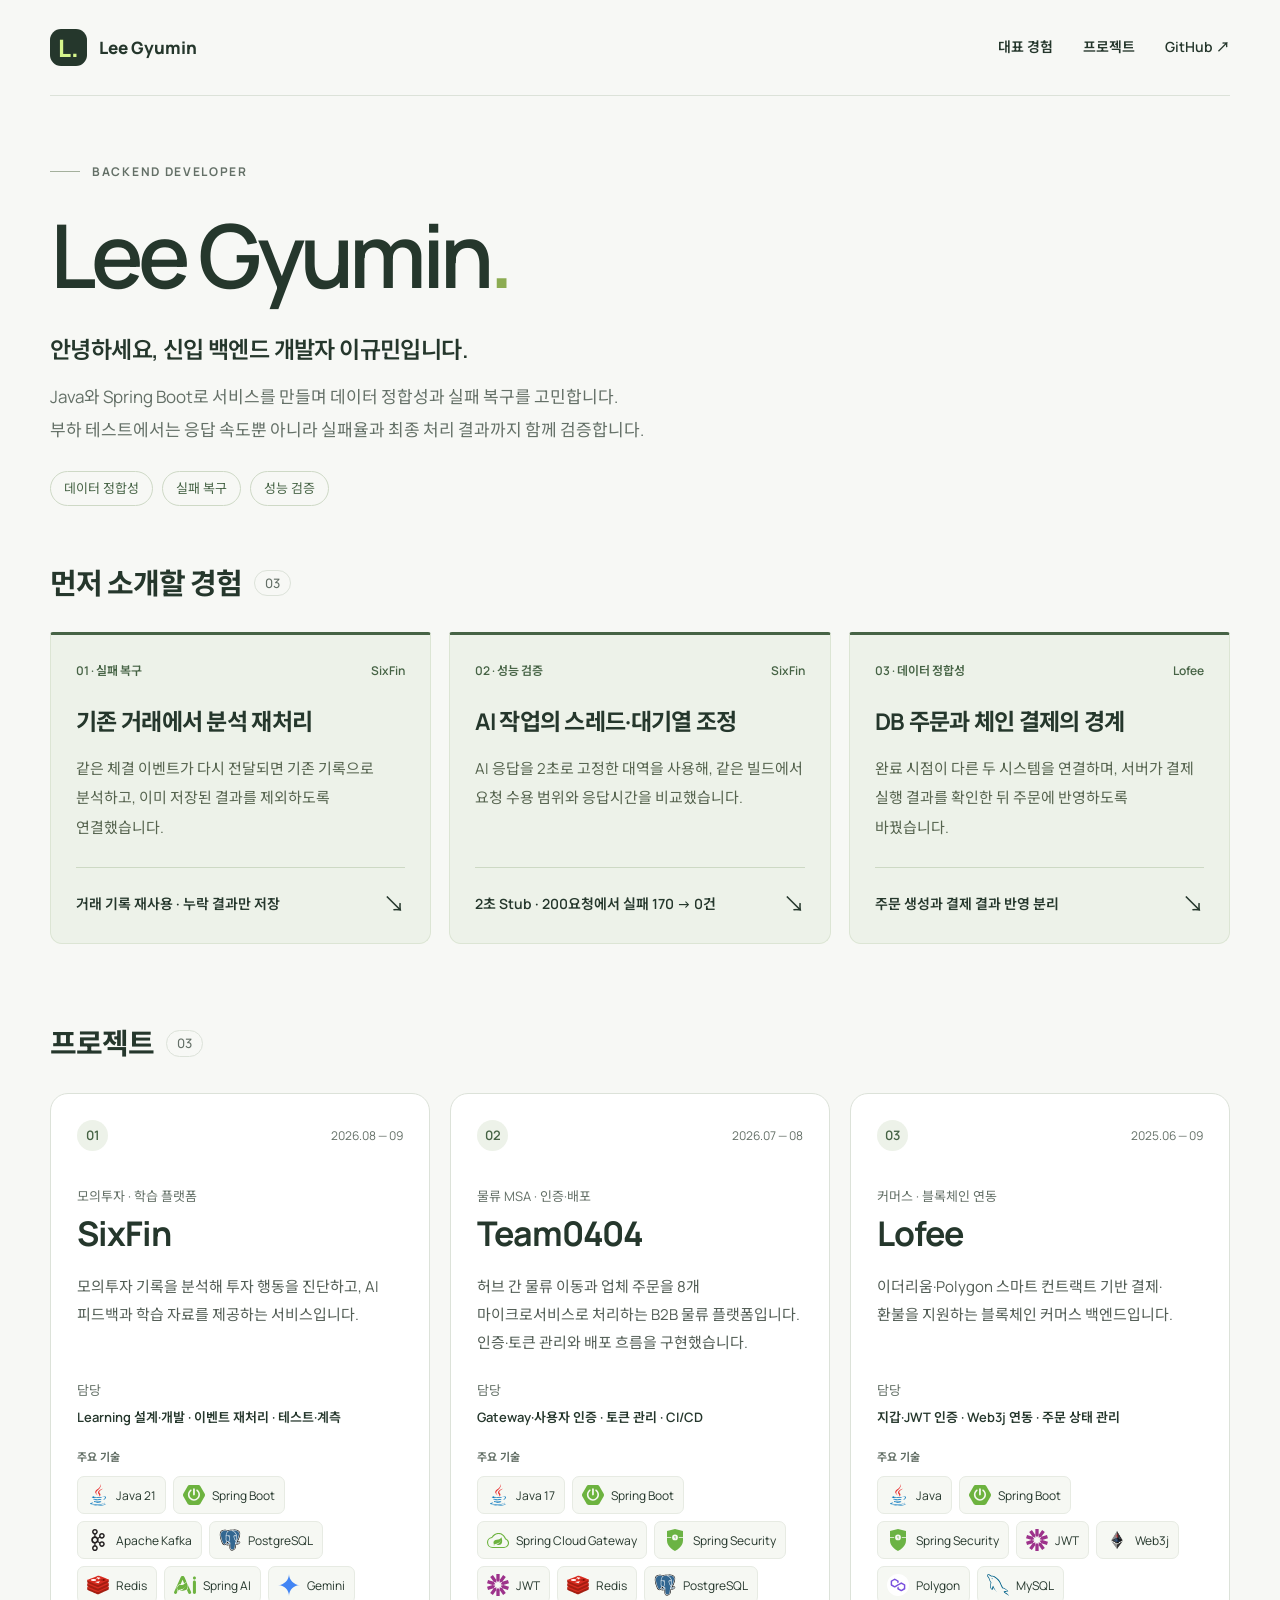
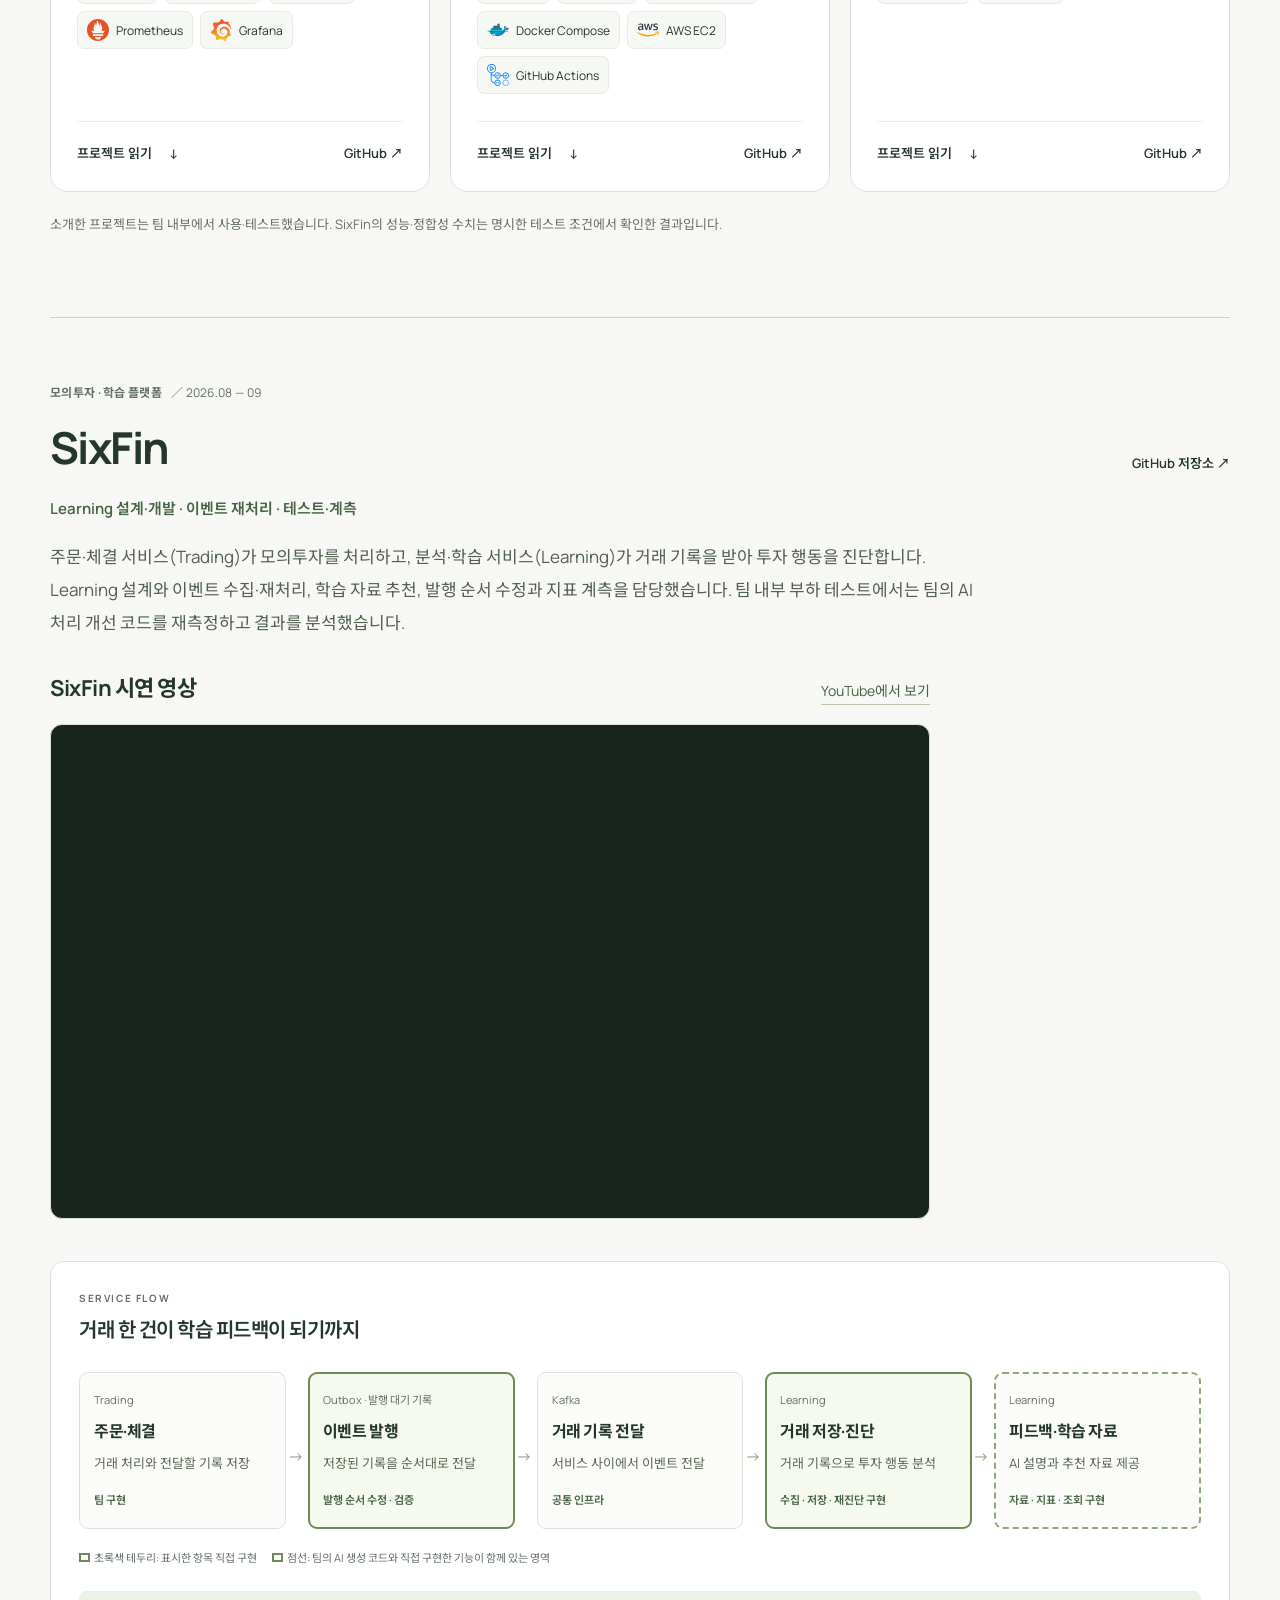
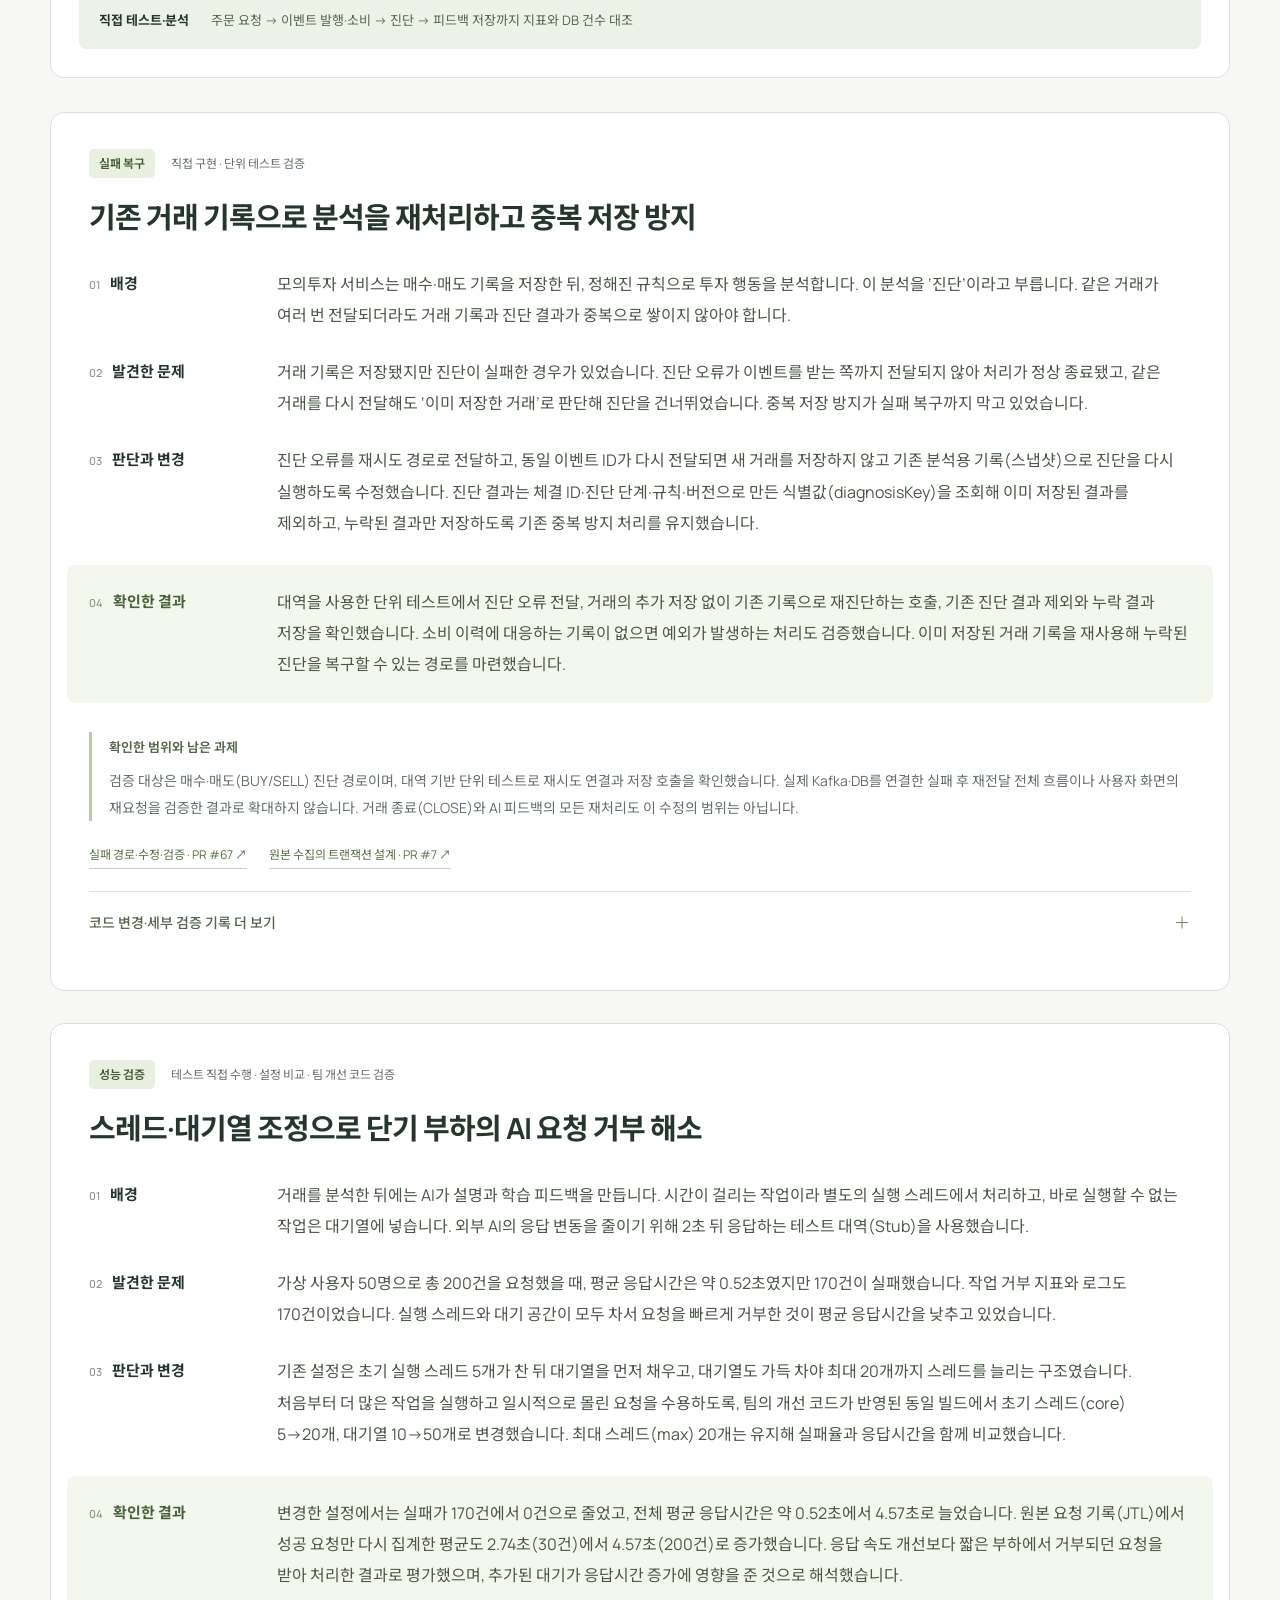
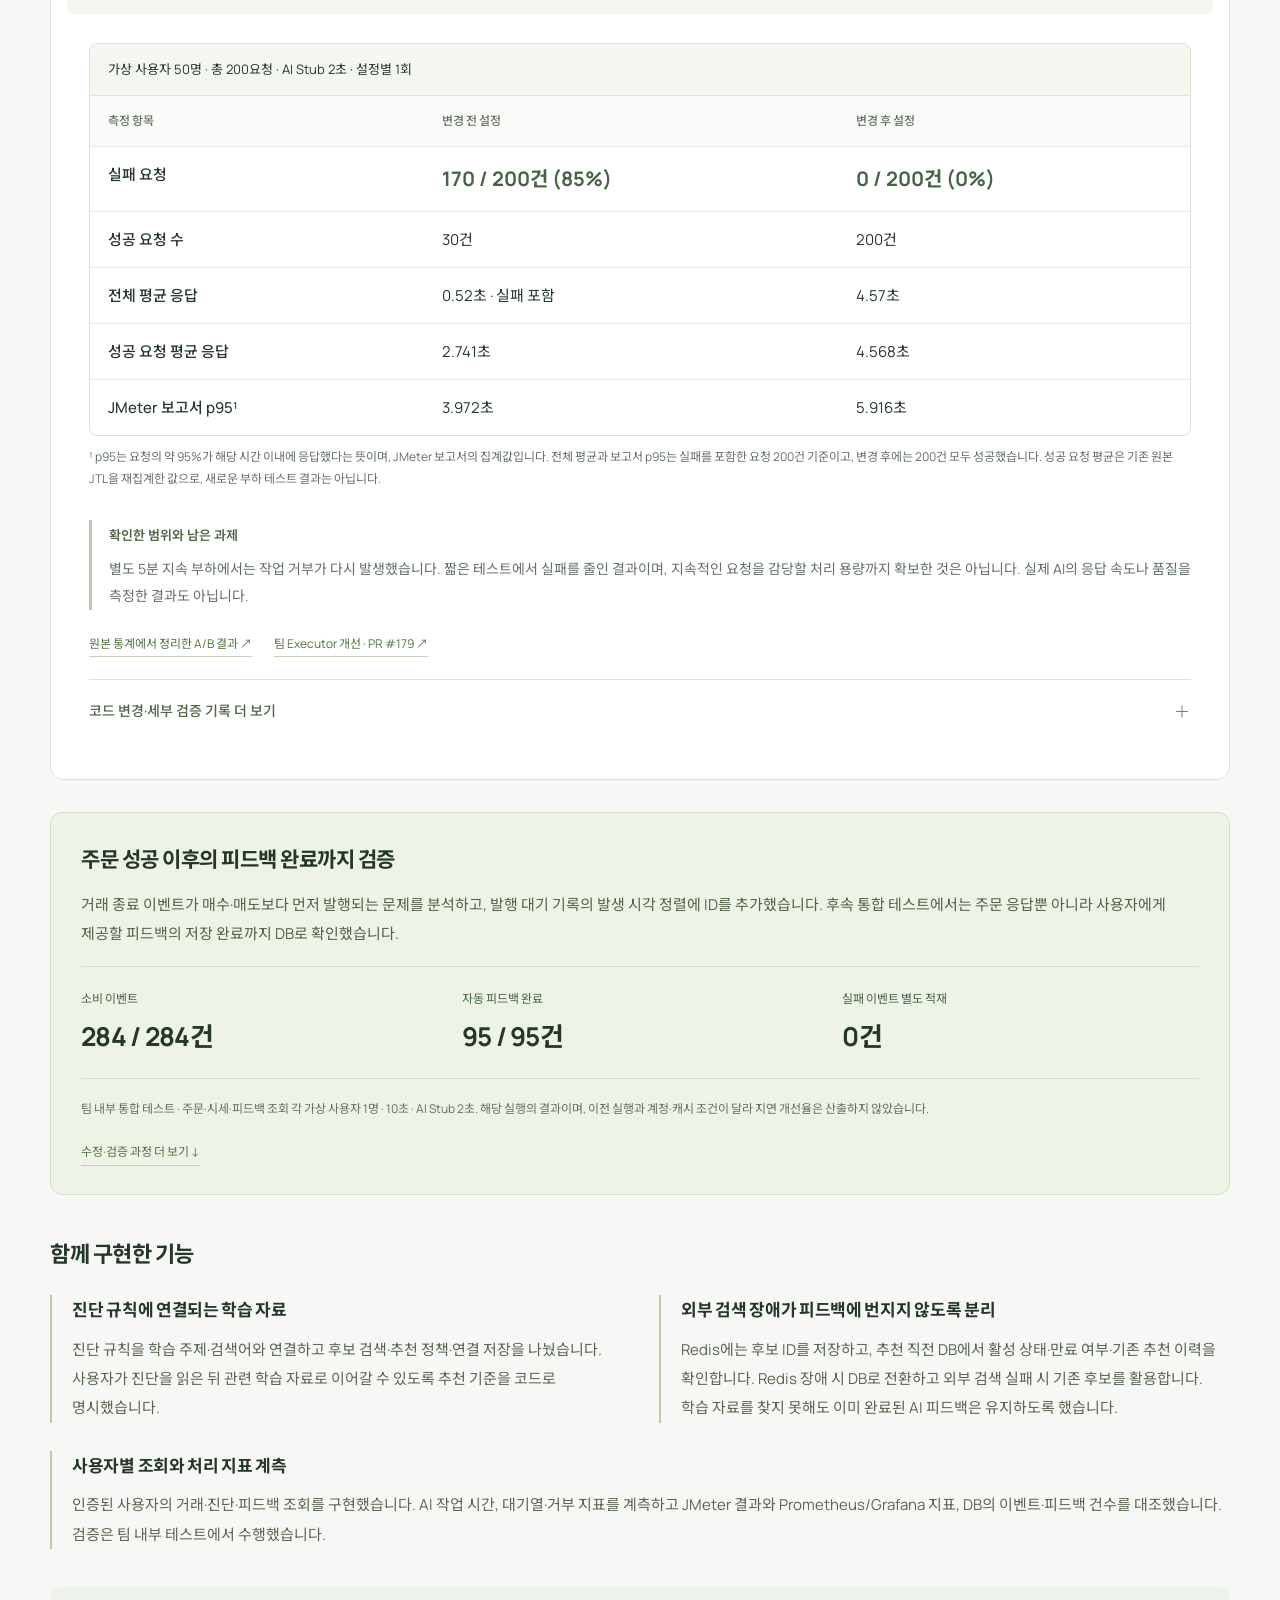
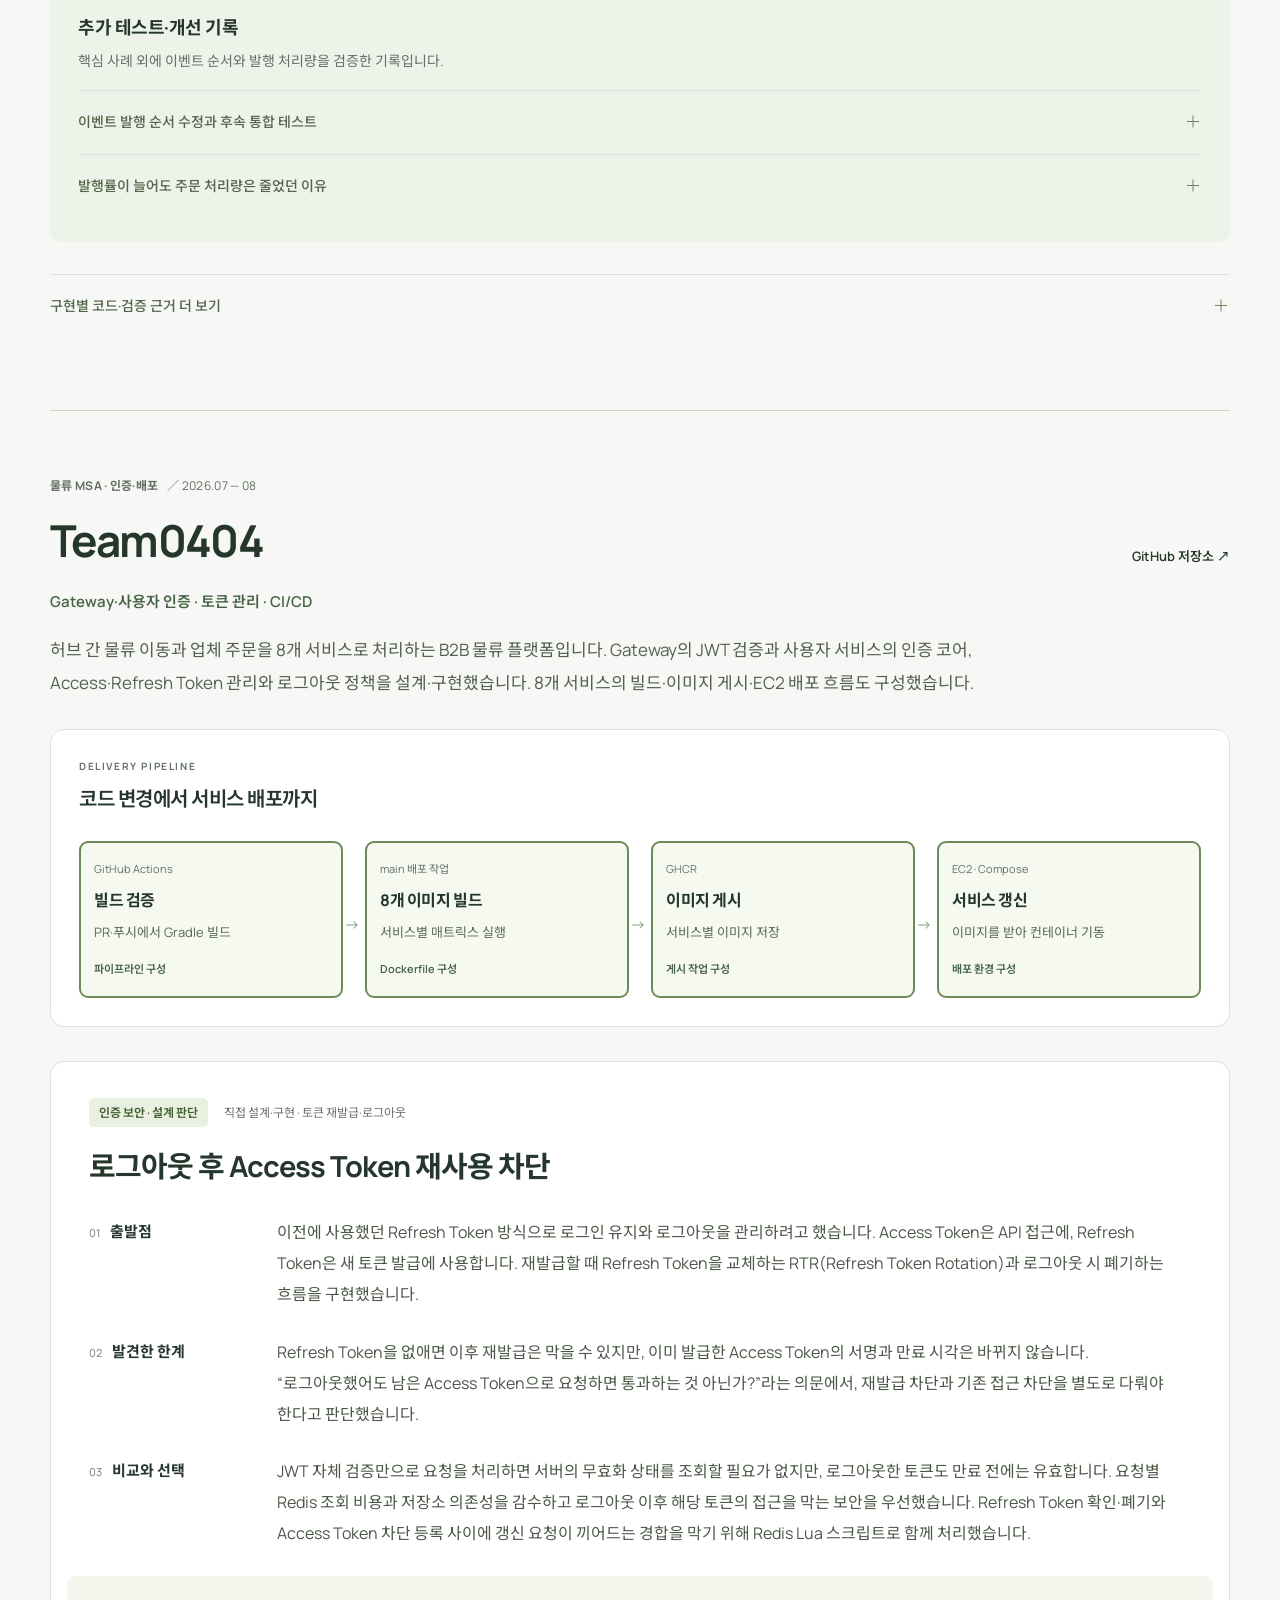
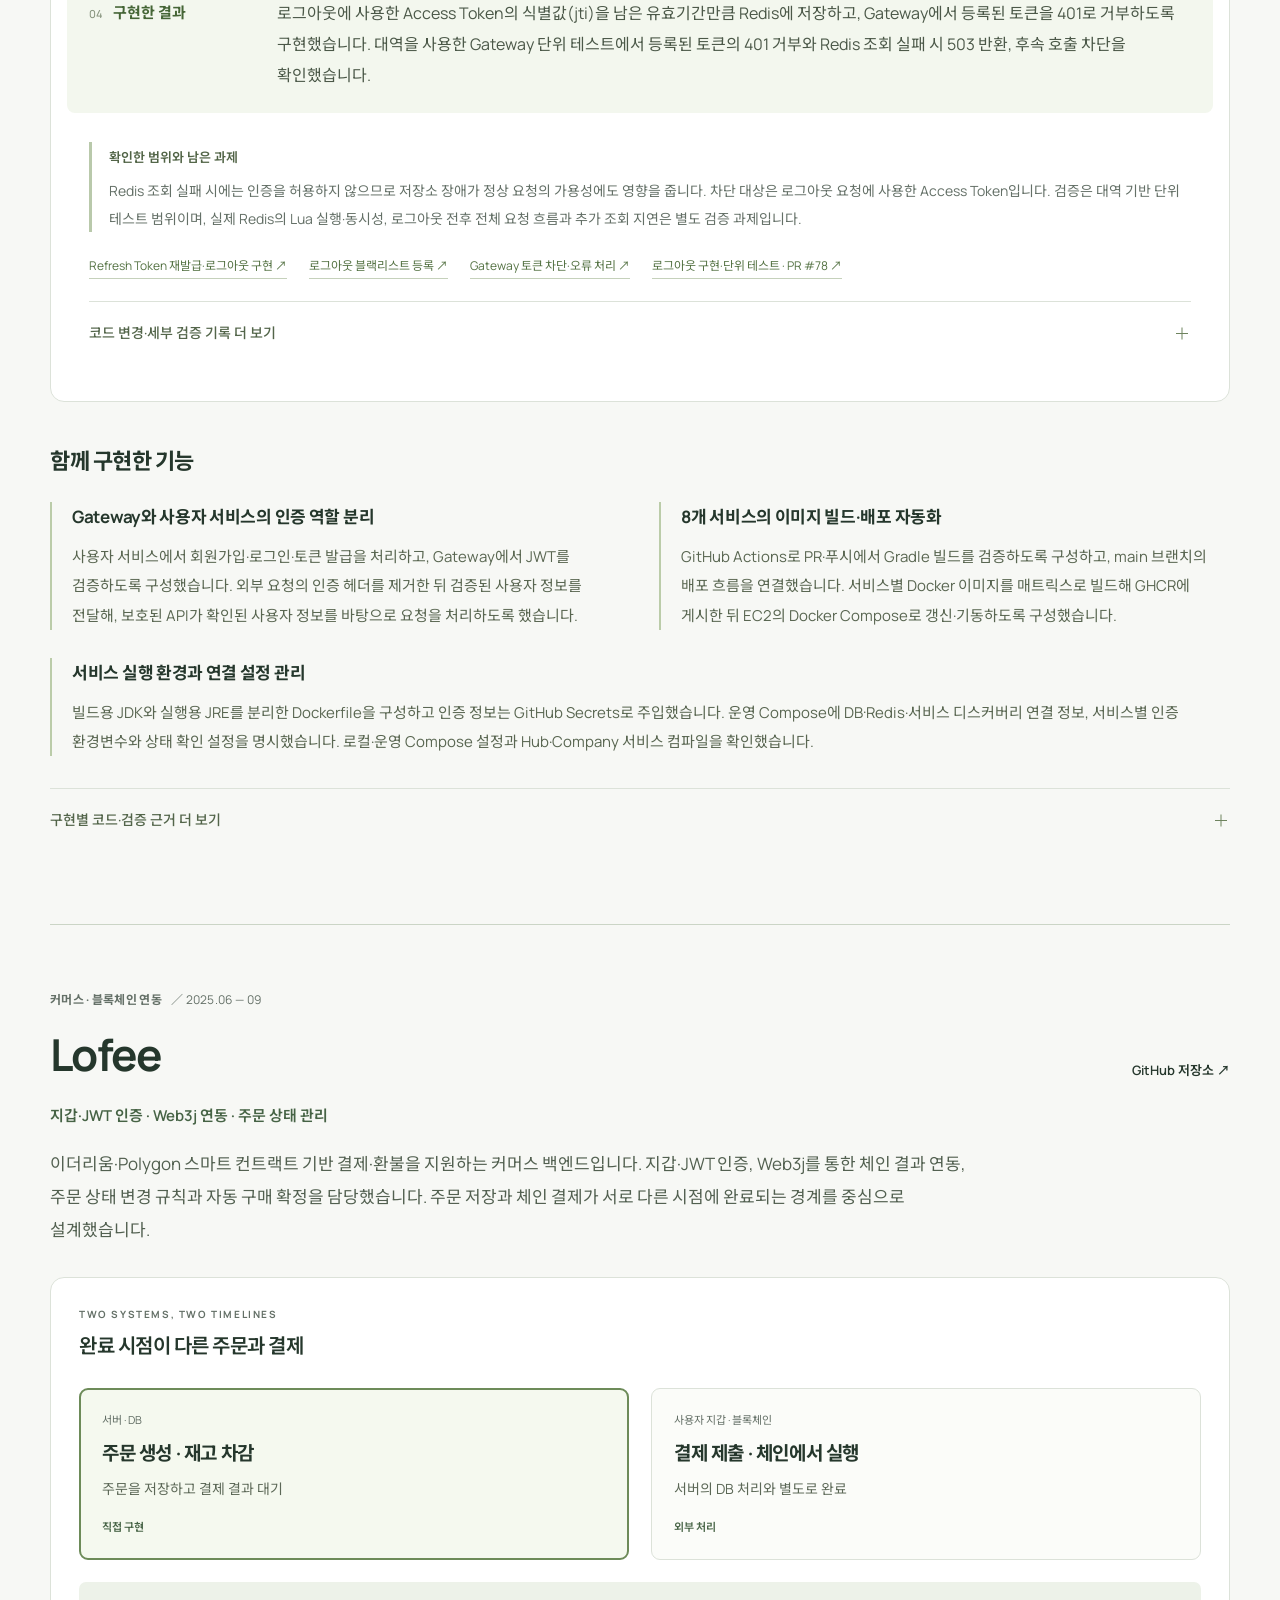
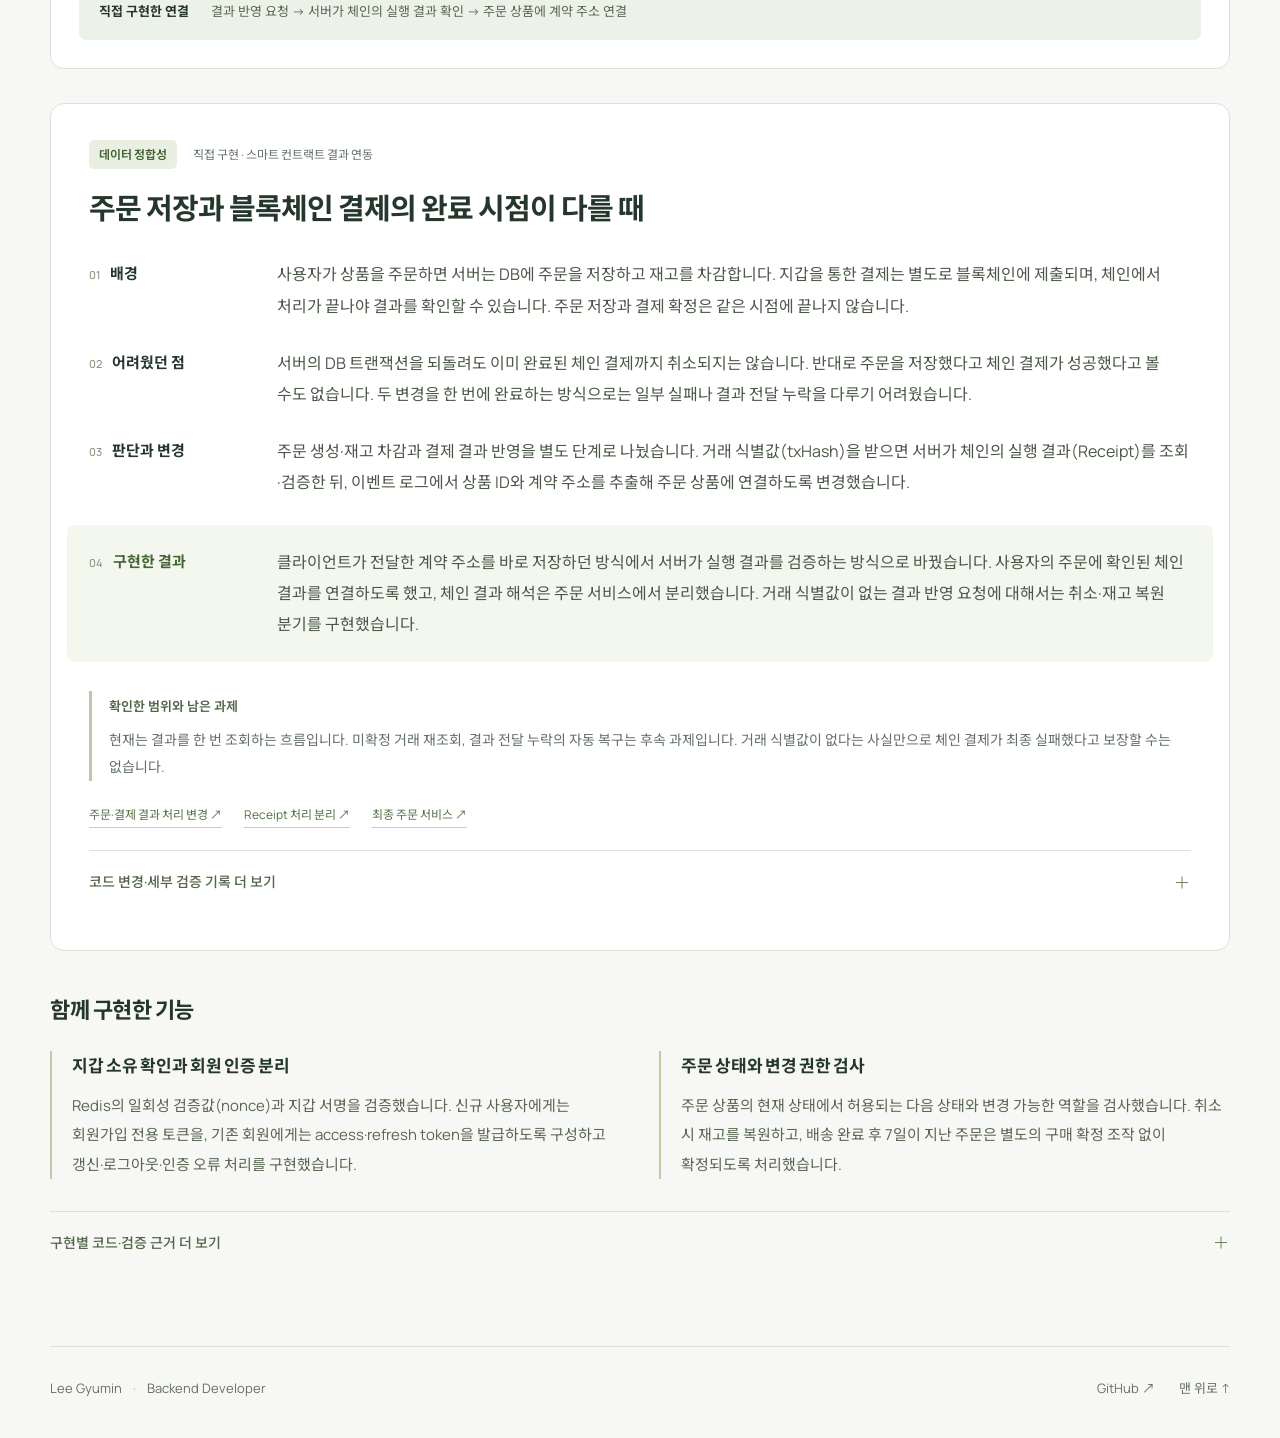
<file: index.html>
<!doctype html>
<html lang="ko"><head><meta charset="UTF-8"><meta name="viewport" content="width=device-width, initial-scale=1"><meta name="description" content="백엔드 개발자 이규민의 포트폴리오. 거래 정합성, 실패 복구, 성능 검증 경험과 프로젝트별 구현 과정을 소개합니다."><title>이규민 | Backend Developer</title><link rel="stylesheet" href="portfolio.css"><link rel="stylesheet" href="narrative.css"><script src="narrative.js" defer></script></head><body><a class="skip" href="#main">본문으로 이동</a><div class="wrap"><header class="header"><a class="wordmark" href="#main" aria-label="이규민 소개"><span class="logo" aria-hidden="true">L.</span>Lee Gyumin</a><nav aria-label="주 메뉴"><a href="#highlights">대표 경험</a><a href="#work">프로젝트</a><a href="https://github.com/aa04260" target="_blank" rel="noopener noreferrer">GitHub ↗</a></nav></header><main id="main"><section class="hero" aria-labelledby="intro-title"><p class="eyebrow"><span class="small-line" aria-hidden="true"></span>BACKEND DEVELOPER</p><h1 id="intro-title">Lee Gyumin<span class="name-dot">.</span></h1><p class="hello">안녕하세요, 신입 백엔드 개발자 이규민입니다.</p><p class="intro">Java와 Spring Boot로 서비스를 만들며 데이터 정합성과 실패 복구를 고민합니다.<br class="desktop-break"> 부하 테스트에서는 응답 속도뿐 아니라 실패율과 최종 처리 결과까지 함께 검증합니다.</p><ul class="strengths" aria-label="주요 관심 역량"><li>데이터 정합성</li><li>실패 복구</li><li>성능 검증</li></ul></section><section id="highlights" class="highlights" aria-labelledby="highlights-title"><span id="troubleshooting" class="anchor-alias"></span><div class="section-heading"><h2 id="highlights-title">먼저 소개할 경험 <span class="count">03</span></h2></div><div class="highlight-grid"><a class="highlight-card" href="#event-recovery"><div class="highlight-meta"><span>01 · 실패 복구</span><span>SixFin</span></div><h3>기존 거래에서 분석 재처리</h3><p>같은 체결 이벤트가 다시 전달되면 기존 기록으로 분석하고, 이미 저장된 결과를 제외하도록 연결했습니다.</p><div class="highlight-outcome"><strong>거래 기록 재사용 · 누락 결과만 저장</strong><span aria-hidden="true">↘</span></div></a><a class="highlight-card" href="#executor-ab"><div class="highlight-meta"><span>02 · 성능 검증</span><span>SixFin</span></div><h3>AI 작업의 스레드·대기열 조정</h3><p>AI 응답을 2초로 고정한 대역을 사용해, 같은 빌드에서 요청 수용 범위와 응답시간을 비교했습니다.</p><div class="highlight-outcome"><strong>2초 Stub · 200요청에서 실패 170 → 0건</strong><span aria-hidden="true">↘</span></div></a><a class="highlight-card" href="#chain-consistency"><div class="highlight-meta"><span>03 · 데이터 정합성</span><span>Lofee</span></div><h3>DB 주문과 체인 결제의 경계</h3><p>완료 시점이 다른 두 시스템을 연결하며, 서버가 결제 실행 결과를 확인한 뒤 주문에 반영하도록 바꿨습니다.</p><div class="highlight-outcome"><strong>주문 생성과 결제 결과 반영 분리</strong><span aria-hidden="true">↘</span></div></a></div></section><section id="work" class="work" aria-labelledby="work-title"><div class="section-heading"><h2 id="work-title">프로젝트 <span class="count">03</span></h2></div><div class="project-grid"><article class="project-card"><div class="card-top"><span class="project-number">01</span><p class="period">2026.08 — 09</p></div><p class="category">모의투자 · 학습 플랫폼</p><h3>SixFin</h3><p class="description">모의투자 기록을 분석해 투자 행동을 진단하고, AI 피드백과 학습 자료를 제공하는 서비스입니다.</p><p class="role"><span>담당</span><strong>Learning 설계·개발 · 이벤트 재처리 · 테스트·계측</strong></p><p class="stack-label">주요 기술</p><ul class="stack" aria-label="SixFin 주요 기술"><li><img src="assets/icons/java.svg" width="22" height="22" alt="">Java 21</li><li><img src="assets/icons/springboot.svg" width="22" height="22" alt="">Spring Boot</li><li><img src="assets/icons/apachekafka.svg" width="22" height="22" alt="">Apache Kafka</li><li><img src="assets/icons/postgresql.svg" width="22" height="22" alt="">PostgreSQL</li><li><img src="assets/icons/redis.svg" width="22" height="22" alt="">Redis</li><li><img src="assets/icons/springai.svg" width="22" height="22" alt="">Spring AI</li><li><img src="assets/icons/gemini.svg" width="22" height="22" alt="">Gemini</li><li><img src="assets/icons/prometheus.svg" width="22" height="22" alt="">Prometheus</li><li><img src="assets/icons/grafana.svg" width="22" height="22" alt="">Grafana</li></ul><div class="card-bottom"><a href="#sixfin">프로젝트 읽기 <span aria-hidden="true">↓</span></a><a href="https://github.com/Team6-SixFin/sixfin" target="_blank" rel="noopener noreferrer">GitHub <span aria-hidden="true">↗</span></a></div></article><article class="project-card"><div class="card-top"><span class="project-number">02</span><p class="period">2026.07 — 08</p></div><p class="category">물류 MSA · 인증·배포</p><h3>Team0404</h3><p class="description">허브 간 물류 이동과 업체 주문을 8개 마이크로서비스로 처리하는 B2B 물류 플랫폼입니다. 인증·토큰 관리와 배포 흐름을 구현했습니다.</p><p class="role"><span>담당</span><strong>Gateway·사용자 인증 · 토큰 관리 · CI/CD</strong></p><p class="stack-label">주요 기술</p><ul class="stack" aria-label="Team0404 주요 기술"><li><img src="assets/icons/java.svg" width="22" height="22" alt="">Java 17</li><li><img src="assets/icons/springboot.svg" width="22" height="22" alt="">Spring Boot</li><li><img src="assets/icons/springcloud.svg" width="22" height="22" alt="">Spring Cloud Gateway</li><li><img src="assets/icons/springsecurity.svg" width="22" height="22" alt="">Spring Security</li><li><img src="assets/icons/jwt.svg" width="22" height="22" alt="">JWT</li><li><img src="assets/icons/redis.svg" width="22" height="22" alt="">Redis</li><li><img src="assets/icons/postgresql.svg" width="22" height="22" alt="">PostgreSQL</li><li><img src="assets/icons/docker.svg" width="22" height="22" alt="">Docker Compose</li><li><img src="assets/icons/amazonwebservices.svg" width="22" height="22" alt="">AWS EC2</li><li><img src="assets/icons/githubactions.svg" width="22" height="22" alt="">GitHub Actions</li></ul><div class="card-bottom"><a href="#team0404">프로젝트 읽기 <span aria-hidden="true">↓</span></a><a href="https://github.com/Team0404/backend" target="_blank" rel="noopener noreferrer">GitHub <span aria-hidden="true">↗</span></a></div></article><article class="project-card"><div class="card-top"><span class="project-number">03</span><p class="period">2025.06 — 09</p></div><p class="category">커머스 · 블록체인 연동</p><h3>Lofee</h3><p class="description">이더리움·Polygon 스마트 컨트랙트 기반 결제·환불을 지원하는 블록체인 커머스 백엔드입니다.</p><p class="role"><span>담당</span><strong>지갑·JWT 인증 · Web3j 연동 · 주문 상태 관리</strong></p><p class="stack-label">주요 기술</p><ul class="stack" aria-label="Lofee 주요 기술"><li><img src="assets/icons/java.svg" width="22" height="22" alt="">Java</li><li><img src="assets/icons/springboot.svg" width="22" height="22" alt="">Spring Boot</li><li><img src="assets/icons/springsecurity.svg" width="22" height="22" alt="">Spring Security</li><li><img src="assets/icons/jwt.svg" width="22" height="22" alt="">JWT</li><li><img src="assets/icons/web3j.png" width="22" height="22" alt="">Web3j</li><li><img src="assets/icons/polygon.svg" width="22" height="22" alt="">Polygon</li><li><img src="assets/icons/mysql.svg" width="22" height="22" alt="">MySQL</li></ul><div class="card-bottom"><a href="#lofee">프로젝트 읽기 <span aria-hidden="true">↓</span></a><a href="https://github.com/yu-lofee-shop/server/tree/develop" target="_blank" rel="noopener noreferrer">GitHub <span aria-hidden="true">↗</span></a></div></article></div><p class="test-scope">소개한 프로젝트는 팀 내부에서 사용·테스트했습니다. SixFin의 성능·정합성 수치는 명시한 테스트 조건에서 확인한 결과입니다.</p></section><div id="implementation"><section class="project-section" id="sixfin" aria-labelledby="sixfin-title"><header class="project-heading"><div><p class="eyebrow">모의투자 · 학습 플랫폼 <span>／ 2026.08 — 09</span></p><h2 id="sixfin-title">SixFin</h2></div><a href="https://github.com/Team6-SixFin/sixfin" target="_blank" rel="noopener noreferrer">GitHub 저장소 <span aria-hidden="true">↗</span></a></header><p class="project-role">Learning 설계·개발 · 이벤트 재처리 · 테스트·계측</p><p class="project-context">주문·체결 서비스(Trading)가 모의투자를 처리하고, 분석·학습 서비스(Learning)가 거래 기록을 받아 투자 행동을 진단합니다. Learning 설계와 이벤트 수집·재처리, 학습 자료 추천, 발행 순서 수정과 지표 계측을 담당했습니다. 팀 내부 부하 테스트에서는 팀의 AI 처리 개선 코드를 재측정하고 결과를 분석했습니다.</p><section class="project-demo" id="sixfin-demo" aria-labelledby="sixfin-demo-title"><div class="demo-heading"><h3 id="sixfin-demo-title">SixFin 시연 영상</h3><a href="https://www.youtube.com/watch?v=UeCPep8OnI4" target="_blank" rel="noopener noreferrer">YouTube에서 보기</a></div><div class="demo-frame"><iframe src="https://www.youtube-nocookie.com/embed/UeCPep8OnI4?rel=0" title="SixFin 시연 영상" width="880" height="495" loading="lazy" referrerpolicy="strict-origin-when-cross-origin" allow="accelerometer; encrypted-media; gyroscope; picture-in-picture; web-share" allowfullscreen></iframe></div></section><figure class="architecture"><figcaption><span class="eyebrow">SERVICE FLOW</span><strong>거래 한 건이 학습 피드백이 되기까지</strong></figcaption><ol class="architecture-flow"><li class="flow-node "><span class="node-label">Trading</span><strong>주문·체결</strong><p>거래 처리와 전달할 기록 저장</p><span class="node-scope">팀 구현</span></li><li class="flow-node mine"><span class="node-label">Outbox · 발행 대기 기록</span><strong>이벤트 발행</strong><p>저장된 기록을 순서대로 전달</p><span class="node-scope">발행 순서 수정 · 검증</span></li><li class="flow-node "><span class="node-label">Kafka</span><strong>거래 기록 전달</strong><p>서비스 사이에서 이벤트 전달</p><span class="node-scope">공통 인프라</span></li><li class="flow-node mine"><span class="node-label">Learning</span><strong>거래 저장·진단</strong><p>거래 기록으로 투자 행동 분석</p><span class="node-scope">수집 · 저장 · 재진단 구현</span></li><li class="flow-node mixed"><span class="node-label">Learning</span><strong>피드백·학습 자료</strong><p>AI 설명과 추천 자료 제공</p><span class="node-scope">자료 · 지표 · 조회 구현</span></li></ol><p class="diagram-legend"><span class="legend-swatch"></span>초록색 테두리: 표시한 항목 직접 구현 <span class="legend-swatch mixed"></span>점선: 팀의 AI 생성 코드와 직접 구현한 기능이 함께 있는 영역</p><div class="validation-band"><strong>직접 테스트·분석</strong><p>주문 요청 → 이벤트 발행·소비 → 진단 → 피드백 저장까지 지표와 DB 건수 대조</p></div></figure><article class="story" id="event-recovery" aria-labelledby="event-recovery-title"><div class="story-kicker"><span>실패 복구</span><p>직접 구현 · 단위 테스트 검증</p></div><h3 id="event-recovery-title">기존 거래 기록으로 분석을 재처리하고 중복 저장 방지</h3><div class="story-steps"><section class="story-step"><h4><span aria-hidden="true">01</span>배경</h4><p>모의투자 서비스는 매수·매도 기록을 저장한 뒤, 정해진 규칙으로 투자 행동을 분석합니다. 이 분석을 ‘진단’이라고 부릅니다. 같은 거래가 여러 번 전달되더라도 거래 기록과 진단 결과가 중복으로 쌓이지 않아야 합니다.</p></section><section class="story-step"><h4><span aria-hidden="true">02</span>발견한 문제</h4><p>거래 기록은 저장됐지만 진단이 실패한 경우가 있었습니다. 진단 오류가 이벤트를 받는 쪽까지 전달되지 않아 처리가 정상 종료됐고, 같은 거래를 다시 전달해도 ‘이미 저장한 거래’로 판단해 진단을 건너뛰었습니다. 중복 저장 방지가 실패 복구까지 막고 있었습니다.</p></section><section class="story-step"><h4><span aria-hidden="true">03</span>판단과 변경</h4><p>진단 오류를 재시도 경로로 전달하고, 동일 이벤트 ID가 다시 전달되면 새 거래를 저장하지 않고 기존 분석용 기록(스냅샷)으로 진단을 다시 실행하도록 수정했습니다. 진단 결과는 체결 ID·진단 단계·규칙·버전으로 만든 식별값(diagnosisKey)을 조회해 이미 저장된 결과를 제외하고, 누락된 결과만 저장하도록 기존 중복 방지 처리를 유지했습니다.</p></section><section class="story-step result-step"><h4><span aria-hidden="true">04</span>확인한 결과</h4><p>대역을 사용한 단위 테스트에서 진단 오류 전달, 거래의 추가 저장 없이 기존 기록으로 재진단하는 호출, 기존 진단 결과 제외와 누락 결과 저장을 확인했습니다. 소비 이력에 대응하는 기록이 없으면 예외가 발생하는 처리도 검증했습니다. 이미 저장된 거래 기록을 재사용해 누락된 진단을 복구할 수 있는 경로를 마련했습니다.</p></section></div><aside class="scope-note"><strong>확인한 범위와 남은 과제</strong><p>검증 대상은 매수·매도(BUY/SELL) 진단 경로이며, 대역 기반 단위 테스트로 재시도 연결과 저장 호출을 확인했습니다. 실제 Kafka·DB를 연결한 실패 후 재전달 전체 흐름이나 사용자 화면의 재요청을 검증한 결과로 확대하지 않습니다. 거래 종료(CLOSE)와 AI 피드백의 모든 재처리도 이 수정의 범위는 아닙니다.</p></aside><div class="proof-links" aria-label="관련 근거"><a href="https://github.com/Team6-SixFin/sixfin/pull/67" target="_blank" rel="noopener noreferrer">실패 경로·수정·검증 · PR #67 <span aria-hidden="true">↗</span></a><a href="https://github.com/Team6-SixFin/sixfin/pull/7" target="_blank" rel="noopener noreferrer">원본 수집의 트랜잭션 설계 · PR #7 <span aria-hidden="true">↗</span></a></div><details class="technical"><summary>코드 변경·세부 검증 기록 더 보기<span class="disclosure-mark" aria-hidden="true"></span></summary><div class="technical-body"><div class="record-part"><h4>발생 상황</h4><p>이벤트와 스냅샷은 DB에 저장됐지만 진단 단계에서 실패하면 복구되지 않았습니다. Facade가 진단 예외를 처리해 Consumer는 정상 종료했고 Kafka의 재시도 경로가 실행되지 않았습니다. 같은 이벤트를 수동으로 다시 발행해도 eventId 중복 검사에서 처리가 끝났습니다.</p></div><div class="record-part"><h4>원인 분석</h4><p>첫 번째 문제는 실패 신호가 Consumer까지 도달하지 않은 것이고, 두 번째는 ‘수집 완료’를 ‘전체 처리 완료’로 간주한 것입니다. 예외만 전파해도 중복 분기에서 진단을 건너뛰므로 두 경로를 함께 바꿔야 했습니다.</p></div><div class="record-part"><h4>설계 판단과 변경</h4><p>원본 이벤트와 스냅샷을 함께 저장하는 트랜잭션은 유지하고 진단을 분리했습니다. 진단 오류 때문에 이미 확보한 원본까지 롤백하지 않고, 저장된 스냅샷에서 다시 계산하도록 한 구조입니다. 중복 결과인 IngestionResult에도 기존 스냅샷을 담아 최초·재수신 경로가 같은 진단 진입점을 사용하게 했습니다.</p></div><div class="record-part"><h4>재처리의 정합성</h4><p>소비 이력은 있는데 스냅샷이 없으면 정상 중복으로 종료하지 않고 예외를 발생시킵니다. 진단은 기존 diagnosisKey 기반 멱등 처리를 활용해 이미 저장된 결과를 제외합니다. 원본 이벤트의 저장 중복 방지와 진단 결과의 중복 방지를 서로 다른 단계에서 수행합니다.</p></div><div class="record-part"><h4>검증과 남은 경계</h4><p>PR #67에는 최초 처리, 예외 전파, 기존 스냅샷 재진단, 스냅샷 누락 검증과 관련 테스트 통과가 기록되어 있습니다. 당시 수정 대상은 BUY·SELL 이벤트이며 CLOSE 진단, DLT, AI 피드백 재처리는 별도 범위였습니다. 시스템 전체의 exactly-once 보장을 구현한 것으로 확장해 해석하지 않습니다.</p></div><div class="proof-links" aria-label="관련 근거"><a href="https://github.com/Team6-SixFin/sixfin/pull/67" target="_blank" rel="noopener noreferrer">실패 경로·수정·검증 · PR #67 <span aria-hidden="true">↗</span></a><a href="https://github.com/Team6-SixFin/sixfin/pull/7" target="_blank" rel="noopener noreferrer">원본 수집의 트랜잭션 설계 · PR #7 <span aria-hidden="true">↗</span></a></div></div></details></article><article class="story" id="executor-ab" aria-labelledby="executor-ab-title"><div class="story-kicker"><span>성능 검증</span><p>테스트 직접 수행 · 설정 비교 · 팀 개선 코드 검증</p></div><h3 id="executor-ab-title">스레드·대기열 조정으로 단기 부하의 AI 요청 거부 해소</h3><div class="story-steps"><section class="story-step"><h4><span aria-hidden="true">01</span>배경</h4><p>거래를 분석한 뒤에는 AI가 설명과 학습 피드백을 만듭니다. 시간이 걸리는 작업이라 별도의 실행 스레드에서 처리하고, 바로 실행할 수 없는 작업은 대기열에 넣습니다. 외부 AI의 응답 변동을 줄이기 위해 2초 뒤 응답하는 테스트 대역(Stub)을 사용했습니다.</p></section><section class="story-step"><h4><span aria-hidden="true">02</span>발견한 문제</h4><p>가상 사용자 50명으로 총 200건을 요청했을 때, 평균 응답시간은 약 0.52초였지만 170건이 실패했습니다. 작업 거부 지표와 로그도 170건이었습니다. 실행 스레드와 대기 공간이 모두 차서 요청을 빠르게 거부한 것이 평균 응답시간을 낮추고 있었습니다.</p></section><section class="story-step"><h4><span aria-hidden="true">03</span>판단과 변경</h4><p>기존 설정은 초기 실행 스레드 5개가 찬 뒤 대기열을 먼저 채우고, 대기열도 가득 차야 최대 20개까지 스레드를 늘리는 구조였습니다. 처음부터 더 많은 작업을 실행하고 일시적으로 몰린 요청을 수용하도록, 팀의 개선 코드가 반영된 동일 빌드에서 초기 스레드(core) 5→20개, 대기열 10→50개로 변경했습니다. 최대 스레드(max) 20개는 유지해 실패율과 응답시간을 함께 비교했습니다.</p></section><section class="story-step result-step"><h4><span aria-hidden="true">04</span>확인한 결과</h4><p>변경한 설정에서는 실패가 170건에서 0건으로 줄었고, 전체 평균 응답시간은 약 0.52초에서 4.57초로 늘었습니다. 원본 요청 기록(JTL)에서 성공 요청만 다시 집계한 평균도 2.74초(30건)에서 4.57초(200건)로 증가했습니다. 응답 속도 개선보다 짧은 부하에서 거부되던 요청을 받아 처리한 결과로 평가했으며, 추가된 대기가 응답시간 증가에 영향을 준 것으로 해석했습니다.</p></section></div><div class="comparison-wrap"><table class="comparison"><caption>가상 사용자 50명 · 총 200요청 · AI Stub 2초 · 설정별 1회</caption><thead><tr><th scope="col">측정 항목</th><th scope="col">변경 전 설정</th><th scope="col">변경 후 설정</th></tr></thead><tbody><tr><th scope="row">실패 요청</th><td>170 / 200건 (85%)</td><td>0 / 200건 (0%)</td></tr><tr><th scope="row">성공 요청 수</th><td>30건</td><td>200건</td></tr><tr><th scope="row">전체 평균 응답</th><td>0.52초 · 실패 포함</td><td>4.57초</td></tr><tr><th scope="row">성공 요청 평균 응답</th><td>2.741초</td><td>4.568초</td></tr><tr><th scope="row">JMeter 보고서 p95¹</th><td>3.972초</td><td>5.916초</td></tr></tbody></table></div><p class="table-note">¹ p95는 요청의 약 95%가 해당 시간 이내에 응답했다는 뜻이며, JMeter 보고서의 집계값입니다. 전체 평균과 보고서 p95는 실패를 포함한 요청 200건 기준이고, 변경 후에는 200건 모두 성공했습니다. 성공 요청 평균은 기존 원본 JTL을 재집계한 값으로, 새로운 부하 테스트 결과는 아닙니다.</p><aside class="scope-note"><strong>확인한 범위와 남은 과제</strong><p>별도 5분 지속 부하에서는 작업 거부가 다시 발생했습니다. 짧은 테스트에서 실패를 줄인 결과이며, 지속적인 요청을 감당할 처리 용량까지 확보한 것은 아닙니다. 실제 AI의 응답 속도나 품질을 측정한 결과도 아닙니다.</p></aside><div class="proof-links" aria-label="관련 근거"><a href="evidence/sixfin-tests.html#executor">원본 통계에서 정리한 A/B 결과 <span aria-hidden="true">↗</span></a><a href="https://github.com/Team6-SixFin/sixfin/pull/179" target="_blank" rel="noopener noreferrer">팀 Executor 개선 · PR #179 <span aria-hidden="true">↗</span></a></div><details class="technical"><summary>코드 변경·세부 검증 기록 더 보기<span class="disclosure-mark" aria-hidden="true"></span></summary><div class="technical-body"><div class="record-part"><h4>실험 설계</h4><p>팀의 Executor 개선 코드가 반영된 동일 빌드에서 환경변수만 바꾸고 Learning을 재시작했습니다. AI는 지연 2초의 Stub, YouTube와 재시도 스케줄러는 비활성화해 간섭을 줄였습니다. 1·5·10·20·50 VU로 부하를 올렸고, 핵심 비교인 50 VU에서는 설정별 200건을 요청했습니다.</p></div><div class="record-part"><h4>평균 응답시간의 함정</h4><p>A 설정의 평균은 522.755ms였지만 200건 중 170건이 HTTP 503으로 실패했습니다. Executor 거부 카운터와 관련 로그도 각각 170건으로 일치했습니다. 전체 평균에는 빨리 거부된 요청이 포함되므로, 이 수치를 정상 피드백 생성 속도로 해석하면 정반대의 결론에 도달합니다.</p></div><div class="record-part"><h4>대기열 정책을 함께 본 이유</h4><p>Executor는 core 스레드가 찬 뒤 작업을 큐에 넣고, 큐도 가득 차야 max까지 스레드를 늘립니다. core만 작고 큐가 크면 max가 높아도 충분히 활용하지 못할 수 있습니다. A의 최대 수용량은 실행 20개와 대기 10개입니다. B는 core를 20으로 맞춰 초기에 실행할 작업을 늘리고 큐 50개로 순간 부하를 수용했습니다.</p></div><div class="record-part"><h4>A/B 결과와 판단</h4><p>B의 200건은 실패 0건, 평균 4,568.37ms, p95 5,916ms였습니다. A보다 전체 평균은 길지만 요청이 완료된 결과입니다. 이번 50 VU 시나리오에서는 빠른 거부보다 성공 완료를 확보하는 방향의 설정이 유효했습니다. 큐를 늘리는 것은 대기시간과 메모리 사용을 늘릴 수 있어, p95와 거부율을 함께 보고 판단했습니다.</p></div><div class="record-part"><h4>지속 부하에서 드러난 한계</h4><p>이어 진행한 300초 통합 부하에서는 AI 성공 3,466건과 거부 3,223건이 함께 기록됐습니다. 종료 시점 발행 20,473건 중 소비 완료는 15,731건이었습니다. 짧은 A/B 테스트의 실패 0건을 지속 부하 안정성으로 확대하지 않았습니다. 유입량 제어, 재시도 처리량, 적체 해소 시간이 다음 개선 기준으로 남았습니다.</p></div><div class="proof-links" aria-label="관련 근거"><a href="evidence/sixfin-tests.html#executor">원본 통계에서 정리한 A/B 결과 <span aria-hidden="true">↗</span></a><a href="https://github.com/Team6-SixFin/sixfin/pull/179" target="_blank" rel="noopener noreferrer">팀 Executor 개선 · PR #179 <span aria-hidden="true">↗</span></a></div></div></details></article><section class="validation-summary" aria-label="후속 처리 검증 결과"><h3>주문 성공 이후의 피드백 완료까지 검증</h3><p>거래 종료 이벤트가 매수·매도보다 먼저 발행되는 문제를 분석하고, 발행 대기 기록의 발생 시각 정렬에 ID를 추가했습니다. 후속 통합 테스트에서는 주문 응답뿐 아니라 사용자에게 제공할 피드백의 저장 완료까지 DB로 확인했습니다.</p><dl><div><dt>소비 이벤트</dt><dd>284 / 284건</dd></div><div><dt>자동 피드백 완료</dt><dd>95 / 95건</dd></div><div><dt>실패 이벤트 별도 적재</dt><dd>0건</dd></div></dl><p class="validation-scope">팀 내부 통합 테스트 · 주문·시세·피드백 조회 각 가상 사용자 1명 · 10초 · AI Stub 2초. 해당 실행의 결과이며, 이전 실행과 계정·캐시 조건이 달라 지연 개선율은 산출하지 않았습니다.</p><div class="proof-links"><a href="#outbox-order">수정·검증 과정 더 보기 <span aria-hidden="true">↓</span></a></div></section><section class="features" aria-labelledby="sixfin-features"><h3 id="sixfin-features">함께 구현한 기능</h3><div class="feature-grid"><article><h4>진단 규칙에 연결되는 학습 자료</h4><p>진단 규칙을 학습 주제·검색어와 연결하고 후보 검색·추천 정책·연결 저장을 나눴습니다. 사용자가 진단을 읽은 뒤 관련 학습 자료로 이어갈 수 있도록 추천 기준을 코드로 명시했습니다.</p></article><article><h4>외부 검색 장애가 피드백에 번지지 않도록 분리</h4><p>Redis에는 후보 ID를 저장하고, 추천 직전 DB에서 활성 상태·만료 여부·기존 추천 이력을 확인합니다. Redis 장애 시 DB로 전환하고 외부 검색 실패 시 기존 후보를 활용합니다. 학습 자료를 찾지 못해도 이미 완료된 AI 피드백은 유지하도록 했습니다.</p></article><article><h4>사용자별 조회와 처리 지표 계측</h4><p>인증된 사용자의 거래·진단·피드백 조회를 구현했습니다. AI 작업 시간, 대기열·거부 지표를 계측하고 JMeter 결과와 Prometheus/Grafana 지표, DB의 이벤트·피드백 건수를 대조했습니다. 검증은 팀 내부 테스트에서 수행했습니다.</p></article></div></section><section class="additional-records"><h3>추가 테스트·개선 기록</h3><p>핵심 사례 외에 이벤트 순서와 발행 처리량을 검증한 기록입니다.</p><details class="technical" id="outbox-order"><summary>이벤트 발행 순서 수정과 후속 통합 테스트<span class="disclosure-mark" aria-hidden="true"></span></summary><div class="technical-body"><div class="record-part"><h4>발생 상황과 확인한 증거</h4><p>수정 전 AWS 통합 smoke에서 주문 313건은 HTTP 오류 없이 처리됐고 Outbox 이벤트 391건도 모두 발행됐습니다. 그러나 POSITION_CLOSED 10건이 Learning에서 DLT로 이동했고 기대한 피드백 78건 중 68건만 생성됐습니다. 요청 수락·발행 완료·후속 처리 완료를 따로 확인해야 하는 상황이었습니다.</p></div><div class="record-part"><h4>원인 분석</h4><p>일부 종료 이벤트가 매수·매도 체결보다 먼저 발행됐습니다. 기존 조회는 occurredAt 하나로 정렬했는데, 이 값은 분 단위 가상 시장 시각이라 여러 체결이 같은 값을 가질 수 있었습니다. 같은 사용자를 같은 Kafka 파티션으로 보내더라도, 생산자가 먼저 뒤집어 보낸 순서를 소비자가 되돌려 주지는 않습니다.</p></div><div class="record-part"><h4>수정 위치를 정한 이유</h4><p>현재 발행기는 조회한 ID 순서로 전송하므로 순서를 결정하는 Outbox 조회를 수정했습니다. ORDER BY occurredAt ASC에 id ASC를 추가해 동률을 해소했습니다. Kafka 키나 소비자 재시도 설정을 바꾸는 것만으로는 발행 전의 정렬 불확실성을 제거할 수 없다는 점이 핵심입니다.</p></div><div class="record-part"><h4>후속 smoke로 확인한 결과</h4><p>정렬 변경이 반영된 실행 JAR을 확인한 뒤 후속 smoke 결과를 DB와 대조했습니다. 실제 매매 237건에서 생성된 Outbox 284건이 모두 발행·소비됐고, 필요한 최초 매수 피드백 48건과 종료 피드백 47건이 모두 COMPLETED였습니다. 해당 실행 범위의 DLT·발행 순서 역전·피드백 누락은 각각 0건이었습니다.</p></div><div class="record-part"><h4>대조 범위와 검증 한계</h4><p>로컬 JMeter와 DB의 시각이 달라 종료 시각만으로 자르면 일부 이벤트가 누락됐습니다. 사용자와 Outbox ID 범위, 실제 매수·매도 수를 함께 대조했습니다. 계정·캐시 상태가 이전 실행과 다르고 반복 측정도 아니므로 지연 개선율은 계산하지 않았습니다. 이 결과는 짧은 단일 발행 흐름의 검증이며 병렬 발행의 전역 순서까지 보장하지 않습니다.</p></div><div class="proof-links" aria-label="관련 근거"><a href="https://github.com/Team6-SixFin/sixfin/pull/139" target="_blank" rel="noopener noreferrer">측정 결과·수정·검증 범위 · PR #139 <span aria-hidden="true">↗</span></a><a href="evidence/sixfin-tests.html#smoke">후속 smoke 조건·DB 대조 결과 <span aria-hidden="true">↗</span></a></div></div></details><details class="technical" id="outbox-bottleneck"><summary>발행률이 늘어도 주문 처리량은 줄었던 이유<span class="disclosure-mark" aria-hidden="true"></span></summary><div class="technical-body"><div class="record-part"><h4>비교 실험과 회귀 발견</h4><p>같은 JMeter 시나리오·시장 시계 조건으로 10 VU, 300초를 측정했습니다. 병렬 발행 후 Outbox 발행률은 18.8에서 74.4 events/s로 높아졌지만, 주문 처리량은 258.8에서 139.8 RPS로 낮아졌습니다. 평균 주문 응답도 37.9에서 70.3ms로 늘어, 이벤트 발행 개선을 서비스 전체의 성능 개선으로 판단할 수 없었습니다.</p></div><div class="record-part"><h4>지표와 코드로 좁힌 원인</h4><p>Hikari 풀 크기는 3인데 발행 스레드는 4개였습니다. 부하 중 활성 연결은 평균 2.86개로 거의 소진됐고 연결 대기는 평균 6.2개, 최대 10개였습니다. publishOne의 트랜잭션 안에서 Kafka sendSync가 완료될 때까지 기다리는 코드와 함께 보며, 외부 전송 대기 중 DB 연결 점유가 주문 요청과 경합한다는 가설을 세웠습니다. 단일 원인을 격리한 실험으로 단정하지 않고 팀의 트랜잭션 분리안을 재측정했습니다.</p></div><div class="record-part"><h4>개선 후 확인한 효과</h4><p>팀은 Kafka 전송을 DB 트랜잭션 밖으로 옮기고 상태 갱신 트랜잭션을 짧게 유지했으며, 인덱스와 발행 주기도 함께 수정했습니다. 같은 VU·시간의 후속 측정에서 주문 처리량은 162.44 RPS, 평균 응답은 60.53ms로 일부 회복했습니다. 그 실행에서 생성된 이벤트 43,620건의 종료 시점 PENDING은 0건이었습니다. 여러 변경이 함께 반영돼 효과를 특정 변경 하나에 귀속하지 않았습니다.</p></div><div class="record-part"><h4>발행 완료 뒤의 병목</h4><p>Outbox PENDING이 0이어도 Learning의 처리가 끝난 것은 아니었습니다. 후속 소비가 정리되기까지 약 23분이 걸렸고, AI Executor 거부 899건과 이벤트 FAILED 899건이 일치했습니다. 외부 AI 작업의 실행 용량과 실패 전달 경로가 다음 분석 대상임을 확인했습니다.</p></div><div class="record-part"><h4>판정과 다음 실험</h4><p>주문 처리량은 초기 기준 258.8 RPS까지 돌아오지 않았습니다. 고정 VU의 폐쇄형 부하에서는 응답 지연에 따라 생성 요청·이벤트 수가 달라지므로 PENDING 0만으로 최대 처리 용량을 주장하지 않았습니다. 발행률·주문 응답·후속 완료·실패율을 함께 보는 기준으로 개선안을 평가했습니다.</p></div><div class="proof-links" aria-label="관련 근거"><a href="evidence/sixfin-tests.html#outbox">배치별 측정 비교표 <span aria-hidden="true">↗</span></a><a href="https://github.com/Team6-SixFin/sixfin/pull/150" target="_blank" rel="noopener noreferrer">팀 개선 코드 · PR #150 <span aria-hidden="true">↗</span></a><a href="https://github.com/Team6-SixFin/sixfin/pull/156" target="_blank" rel="noopener noreferrer">팀 개선 코드 · PR #156 <span aria-hidden="true">↗</span></a></div></div></details></section><details class="technical implementation-records"><summary>구현별 코드·검증 근거 더 보기<span class="disclosure-mark" aria-hidden="true"></span></summary><div class="technical-body"><article class="implementation-record"><h3>성능·정합성 테스트 실행과 개선 후 재측정</h3><p>단일 API와 통합 부하 테스트를 직접 수행했습니다. 응답시간뿐 아니라 이벤트 발행·소비·피드백 저장까지 확인하고, 팀의 개선 코드를 재측정해 효과와 다음 병목을 기록했습니다.</p><div class="record-part"><h4>비교 가능한 실행 조건</h4><p>JMeter 시나리오, 배포 버전, VU·실행 시간, 시드와 시장 시계, 캐시·AI 제공자 조건을 기록했습니다. 외부 AI 변동을 줄이기 위해 2초 Stub을 사용하고 YouTube 검색을 껐습니다. 단일 API 부하와 주문·조회·피드백이 함께 동작하는 통합 부하를 나누어 실행했습니다.</p></div><div class="record-part"><h4>HTTP 이후의 완료까지 검증</h4><p>JTL·통계 JSON에 Prometheus의 DB 연결 풀·Executor 대기열·거부 지표를 함께 대조했습니다. Outbox, 소비 이벤트, 스냅샷, 진단, 자동 피드백의 건수를 단계별로 확인해 HTTP 성공과 실제 업무 완료의 차이를 찾았습니다.</p></div><div class="record-part"><h4>개선안을 판정한 기준</h4><p>Outbox 발행률이 약 4배가 됐지만 주문 처리량은 낮아진 사례, 평균 응답시간이 짧아졌지만 85%가 실패한 사례를 분석했습니다. 동일 빌드의 Executor 설정 A/B 측정에서는 성공률과 대기시간을 함께 비교했습니다. 팀의 코드 변경과 제가 수행한 측정·원인 분석·재검증을 구분해 기록했습니다.</p></div><p class="record-verification">2026년 9월 실행 결과와 개선 배치별 기록을 보관했습니다. 대부분 조건별 단일 실행이며, Stub 측정은 실제 Gemini 성능이나 AI 답변 품질을 의미하지 않습니다.</p><div class="proof-links" aria-label="관련 근거"><a href="evidence/sixfin-tests.html">테스트 조건·결과 비교표 <span aria-hidden="true">↗</span></a><a href="#executor-ab">Executor A/B 분석 <span aria-hidden="true">↓</span></a><a href="#outbox-bottleneck">Outbox 병목 분석 <span aria-hidden="true">↓</span></a></div></article><article class="implementation-record"><h3>거래 이벤트 수집과 사용자별 피드백 조회</h3><p>Trading의 거래 이벤트를 Learning이 보관하고, 사용자가 자신의 포지션과 피드백을 조회할 수 있는 경로를 구현했습니다.</p><div class="record-part"><h4>원본을 남기는 수집 구조</h4><p>Kafka 메시지 키와 userId, 이벤트 버전, payload를 검증합니다. 원본은 JSONB로 보관하고 매수·매도는 체결 스냅샷, 포지션 종료는 최종 집계 스냅샷으로 변환합니다. 원본과 스냅샷을 하나의 트랜잭션에 묶어 변환·저장 실패 시 함께 롤백되도록 했습니다.</p></div><div class="record-part"><h4>중복 저장과 조회 권한</h4><p>eventId 사전 조회로 일반적인 중복을 걸러내고 DB UNIQUE 제약을 동시 소비의 최종 방어선으로 두었습니다. 조회 API는 QueryDSL 선택 필터와 별개로 userId 조건을 항상 적용합니다. 상세 조회에서도 feedbackId와 userId를 함께 사용해 소유권을 확인합니다.</p></div><div class="record-part"><h4>데이터가 없는 경우의 의미</h4><p>피드백이 없다는 이유만으로 포지션을 없는 것으로 판단하지 않습니다. 최초 체결 스냅샷으로 포지션의 존재와 소유권을 확인한 뒤, 정상 포지션에 피드백이 아직 없으면 빈 배열을 반환합니다. 진단 근거 거래는 executionId로 중복을 제거합니다.</p></div><p class="record-verification">수집 PR에는 Kafka→PostgreSQL 로컬 통합 검증이, 조회 PR에는 관련 테스트 16개와 더미 데이터 기반 HTTP 확인이 기록되어 있습니다.</p><div class="proof-links" aria-label="관련 근거"><a href="https://github.com/Team6-SixFin/sixfin/pull/7" target="_blank" rel="noopener noreferrer">이벤트 수집 · PR #7 <span aria-hidden="true">↗</span></a><a href="https://github.com/Team6-SixFin/sixfin/pull/21" target="_blank" rel="noopener noreferrer">피드백 조회 · PR #21 <span aria-hidden="true">↗</span></a></div></article><article class="implementation-record"><h3>진단에 맞는 학습 자료 추천과 장애 격리</h3><p>AI 피드백에 진단 이유와 연결되는 학습 영상을 붙였습니다. 후보 검색, 추천 정책, 연결 저장을 나누고 외부 검색 실패가 완료된 피드백에 영향을 주지 않도록 구성했습니다.</p><div class="record-part"><h4>추천 기준을 코드로 명시</h4><p>WARNING·VIOLATION 진단을 추천 대상으로 삼고 VIOLATION을 우선합니다. 같은 ruleCode는 최신 진단을 사용하며, 규칙별로 한 개씩 먼저 배분해 특정 규칙에 자료가 몰리지 않도록 했습니다. 검색어는 진단 규칙과 매핑한 정책으로 결정합니다.</p></div><div class="record-part"><h4>캐시와 원본 데이터의 역할</h4><p>Redis에는 후보 ID만 저장합니다. 추천 직전 DB에서 활성 상태·만료 시각·기존 추천 이력을 다시 확인하므로, 오래된 캐시의 ID를 그대로 사용자에게 전달하지 않습니다. 후보가 부족할 때 외부 검색을 요청하고, 검색 결과 저장 후 후보군을 다시 구성합니다.</p></div><div class="record-part"><h4>실패와 동시 연결 처리</h4><p>Redis 장애 시 DB로 전환하고 외부 검색 실패 시 기존 후보를 사용합니다. 피드백을 COMPLETED로 저장한 뒤 자료를 연결하므로 추천 실패가 완료된 AI 내용을 되돌리지 않습니다. 연결 저장은 피드백 행 잠금과 복합 UNIQUE 제약으로 중복 연결을 방지합니다.</p></div><p class="record-verification">YouTube 검색·캐싱·피드백 연결을 구현했습니다. 문서 검색은 확장 인터페이스만 준비했으며 정기 갱신 배치는 구현하지 않았습니다.</p><div class="proof-links" aria-label="관련 근거"><a href="https://github.com/Team6-SixFin/sixfin/pull/106" target="_blank" rel="noopener noreferrer">추천 정책과 구현 · PR #106 <span aria-hidden="true">↗</span></a></div></article><article class="implementation-record"><h3>비동기 완료 시간과 작업 대기 상태 관측</h3><p>HTTP 응답 이후에도 계속되는 피드백 생성 작업을 관측하기 위해, 외부 AI 요청과 전체 피드백 완료 시간을 구분해 계측했습니다.</p><div class="record-part"><h4>관측 지점 분리</h4><p>외부 AI 요청 횟수·소요 시간 외에 컨텍스트 준비부터 저장·학습 자료 연결까지의 시간을 기록했습니다. Executor의 활성 스레드, 풀 크기, 대기열, 거부 횟수를 함께 노출해 외부 응답 지연과 내부 작업 적체를 나누어 볼 수 있도록 했습니다.</p></div><div class="record-part"><h4>지표의 해석 기준</h4><p>Kafka 성공·중복·실패와 진단 결과를 고정된 유형으로 집계합니다. 사용자 ID처럼 계속 늘어나는 값을 태그로 넣지 않았습니다. 첫 이벤트부터 증가량에 반영되도록 Kafka 메트릭을 기동 시 사전 등록했고, AI 요청 지표는 내부 재시도 횟수가 아닌 논리적인 요청 단위로 정의했습니다.</p></div><div class="record-part"><h4>안전한 성능 테스트 지원</h4><p>Stub 제공자를 명시했는데 어댑터가 없거나 토큰이 잘못된 경우 실제 Gemini로 조용히 전환되지 않도록 오류를 반환했습니다. 라우터·필터 테스트에 실제 AI 미호출 조건을 넣고, 비동기 제공자 컨텍스트 전달·정리도 확인하도록 했습니다.</p></div><p class="record-verification">PR #118에는 Learning 테스트, 대시보드 JSON, Prometheus 수집 확인이 기록되어 있습니다. 이는 관측 기능의 검증이며 처리량 개선 수치는 아닙니다.</p><div class="proof-links" aria-label="관련 근거"><a href="https://github.com/Team6-SixFin/sixfin/pull/118" target="_blank" rel="noopener noreferrer">모니터링 구현 · PR #118 <span aria-hidden="true">↗</span></a><a href="https://github.com/Team6-SixFin/sixfin/commit/10ba0a13b5285c047fecf3c426157d8814170dc1" target="_blank" rel="noopener noreferrer">Stub 격리와 테스트 <span aria-hidden="true">↗</span></a></div></article></div></details></section><section class="project-section" id="team0404" aria-labelledby="team0404-title"><header class="project-heading"><div><p class="eyebrow">물류 MSA · 인증·배포 <span>／ 2026.07 — 08</span></p><h2 id="team0404-title">Team0404</h2></div><a href="https://github.com/Team0404/backend" target="_blank" rel="noopener noreferrer">GitHub 저장소 <span aria-hidden="true">↗</span></a></header><p class="project-role">Gateway·사용자 인증 · 토큰 관리 · CI/CD</p><p class="project-context">허브 간 물류 이동과 업체 주문을 8개 서비스로 처리하는 B2B 물류 플랫폼입니다. Gateway의 JWT 검증과 사용자 서비스의 인증 코어, Access·Refresh Token 관리와 로그아웃 정책을 설계·구현했습니다. 8개 서비스의 빌드·이미지 게시·EC2 배포 흐름도 구성했습니다.</p><figure class="architecture"><figcaption><span class="eyebrow">DELIVERY PIPELINE</span><strong>코드 변경에서 서비스 배포까지</strong></figcaption><ol class="architecture-flow four"><li class="flow-node mine"><span class="node-label">GitHub Actions</span><strong>빌드 검증</strong><p>PR·푸시에서 Gradle 빌드</p><span class="node-scope">파이프라인 구성</span></li><li class="flow-node mine"><span class="node-label">main 배포 작업</span><strong>8개 이미지 빌드</strong><p>서비스별 매트릭스 실행</p><span class="node-scope">Dockerfile 구성</span></li><li class="flow-node mine"><span class="node-label">GHCR</span><strong>이미지 게시</strong><p>서비스별 이미지 저장</p><span class="node-scope">게시 작업 구성</span></li><li class="flow-node mine"><span class="node-label">EC2 · Compose</span><strong>서비스 갱신</strong><p>이미지를 받아 컨테이너 기동</p><span class="node-scope">배포 환경 구성</span></li></ol></figure><article class="story" id="logout-security" aria-labelledby="logout-security-title"><div class="story-kicker"><span>인증 보안 · 설계 판단</span><p>직접 설계·구현 · 토큰 재발급·로그아웃</p></div><h3 id="logout-security-title">로그아웃 후 Access Token 재사용 차단</h3><div class="story-steps"><section class="story-step"><h4><span aria-hidden="true">01</span>출발점</h4><p>이전에 사용했던 Refresh Token 방식으로 로그인 유지와 로그아웃을 관리하려고 했습니다. Access Token은 API 접근에, Refresh Token은 새 토큰 발급에 사용합니다. 재발급할 때 Refresh Token을 교체하는 RTR(Refresh Token Rotation)과 로그아웃 시 폐기하는 흐름을 구현했습니다.</p></section><section class="story-step"><h4><span aria-hidden="true">02</span>발견한 한계</h4><p>Refresh Token을 없애면 이후 재발급은 막을 수 있지만, 이미 발급한 Access Token의 서명과 만료 시각은 바뀌지 않습니다. “로그아웃했어도 남은 Access Token으로 요청하면 통과하는 것 아닌가?”라는 의문에서, 재발급 차단과 기존 접근 차단을 별도로 다뤄야 한다고 판단했습니다.</p></section><section class="story-step"><h4><span aria-hidden="true">03</span>비교와 선택</h4><p>JWT 자체 검증만으로 요청을 처리하면 서버의 무효화 상태를 조회할 필요가 없지만, 로그아웃한 토큰도 만료 전에는 유효합니다. 요청별 Redis 조회 비용과 저장소 의존성을 감수하고 로그아웃 이후 해당 토큰의 접근을 막는 보안을 우선했습니다. Refresh Token 확인·폐기와 Access Token 차단 등록 사이에 갱신 요청이 끼어드는 경합을 막기 위해 Redis Lua 스크립트로 함께 처리했습니다.</p></section><section class="story-step result-step"><h4><span aria-hidden="true">04</span>구현한 결과</h4><p>로그아웃에 사용한 Access Token의 식별값(jti)을 남은 유효기간만큼 Redis에 저장하고, Gateway에서 등록된 토큰을 401로 거부하도록 구현했습니다. 대역을 사용한 Gateway 단위 테스트에서 등록된 토큰의 401 거부와 Redis 조회 실패 시 503 반환, 후속 호출 차단을 확인했습니다.</p></section></div><aside class="scope-note"><strong>확인한 범위와 남은 과제</strong><p>Redis 조회 실패 시에는 인증을 허용하지 않으므로 저장소 장애가 정상 요청의 가용성에도 영향을 줍니다. 차단 대상은 로그아웃 요청에 사용한 Access Token입니다. 검증은 대역 기반 단위 테스트 범위이며, 실제 Redis의 Lua 실행·동시성, 로그아웃 전후 전체 요청 흐름과 추가 조회 지연은 별도 검증 과제입니다.</p></aside><div class="proof-links" aria-label="관련 근거"><a href="https://github.com/Team0404/backend/commit/bb172326f578aef85b9339d49649316a68ccddeb" target="_blank" rel="noopener noreferrer">Refresh Token 재발급·로그아웃 구현 <span aria-hidden="true">↗</span></a><a href="https://github.com/Team0404/backend/commit/3f537ca3f7c3351b4de3c8ee7540d6febadf7414" target="_blank" rel="noopener noreferrer">로그아웃 블랙리스트 등록 <span aria-hidden="true">↗</span></a><a href="https://github.com/Team0404/backend/commit/c6d14dfb2ffdc8e6cdac0db21baaf2484ab1085c" target="_blank" rel="noopener noreferrer">Gateway 토큰 차단·오류 처리 <span aria-hidden="true">↗</span></a><a href="https://github.com/Team0404/backend/pull/78" target="_blank" rel="noopener noreferrer">로그아웃 구현·단위 테스트 · PR #78 <span aria-hidden="true">↗</span></a></div><details class="technical"><summary>코드 변경·세부 검증 기록 더 보기<span class="disclosure-mark" aria-hidden="true"></span></summary><div class="technical-body"><div class="record-part"><h4>RTR과 로그아웃 차단을 구분</h4><p>RTR은 재발급할 때 기존 Refresh Token을 새 토큰으로 교체하는 방식입니다. 저장된 값과 요청 값을 비교해 교체하고, 이전 Refresh Token의 재사용 요청은 거부합니다. 이 흐름만으로 이미 발급된 Access Token을 취소하지는 못하므로 블랙리스트를 별도로 구현했습니다.</p></div><div class="record-part"><h4>상태를 조회하는 비용과 보안</h4><p>JWT에 담긴 정보만 검증하는 요청 경로에 Redis 조회를 추가했습니다. 토큰 무효화 상태를 서버에서 관리하므로, 해당 인증 경로를 순수한 stateless 방식이라고 설명하지 않습니다. 메모리 사용과 요청별 조회 비용, Redis 장애에 대한 의존을 받아들이고 로그아웃한 토큰의 사용 차단을 우선했습니다.</p></div><div class="record-part"><h4>남은 유효기간만 저장</h4><p>토큰 전체 대신 jti를 블랙리스트 키에 사용합니다. Lua 스크립트에서 Redis의 현재 시각과 Access Token 만료 시각의 차이로 TTL을 계산하고, 유효기간이 남아 있을 때만 등록합니다. 이미 만료된 토큰을 블랙리스트에 계속 보관할 필요가 없도록 했습니다.</p></div><div class="record-part"><h4>로그아웃 변경을 함께 처리</h4><p>Refresh Token 확인·폐기와 Access Token 블랙리스트 등록 사이에 토큰 갱신 요청이 끼어드는 경합을 막기 위해 Redis Lua를 선택했습니다. 저장된 Refresh Token이 요청 값과 일치하는지 확인한 뒤 블랙리스트 등록과 Refresh Token 삭제를 한 스크립트에서 실행합니다. 서비스에서는 두 토큰의 사용자가 같은지도 검사합니다. 다른 명령의 중간 개입을 막는 실행 방식이며, 스크립트 오류 시 앞선 변경의 롤백이나 다른 저장소까지 묶는 트랜잭션을 보장하지는 않습니다.</p></div><div class="record-part"><h4>Redis 조회 실패 시 보안 우선</h4><p>Gateway는 JWT 검증 후 블랙리스트를 조회합니다. 등록된 토큰은 401로 거부하고, 조회 자체가 실패하면 503을 반환합니다. 상태를 확인하지 못한 토큰을 통과시키지 않는 대신 Redis 장애가 정상 사용자의 인증 요청 가용성에도 영향을 준다는 대가가 있습니다.</p></div><div class="record-part"><h4>단위 테스트와 검증 범위</h4><p>Mock 대역을 사용한 Gateway 단위 테스트에서 블랙리스트 토큰의 401 거부, Redis 조회 실패의 503 응답과 두 경우의 후속 호출 차단을 확인했습니다. 정상 토큰 전달과 인증 서비스의 Refresh Token 재사용·토큰 불일치·사용자 불일치 거부도 다뤘습니다. Redis 저장소 테스트는 스크립트 호출 인자와 반환값에 따른 분기 검증입니다. 실제 Redis에서 Lua 실행·TTL·동시성을 확인하거나 로그인 후 접근→로그아웃→같은 토큰 재사용의 전체 요청 흐름을 검증한 결과는 아닙니다.</p></div><div class="proof-links" aria-label="관련 근거"><a href="https://github.com/Team0404/backend/commit/bb172326f578aef85b9339d49649316a68ccddeb" target="_blank" rel="noopener noreferrer">Refresh Token 재발급·로그아웃 구현 <span aria-hidden="true">↗</span></a><a href="https://github.com/Team0404/backend/commit/3f537ca3f7c3351b4de3c8ee7540d6febadf7414" target="_blank" rel="noopener noreferrer">로그아웃 블랙리스트 등록 <span aria-hidden="true">↗</span></a><a href="https://github.com/Team0404/backend/commit/c6d14dfb2ffdc8e6cdac0db21baaf2484ab1085c" target="_blank" rel="noopener noreferrer">Gateway 토큰 차단·오류 처리 <span aria-hidden="true">↗</span></a><a href="https://github.com/Team0404/backend/pull/78" target="_blank" rel="noopener noreferrer">로그아웃 구현·단위 테스트 · PR #78 <span aria-hidden="true">↗</span></a></div></div></details></article><section class="features" aria-labelledby="team0404-features"><h3 id="team0404-features">함께 구현한 기능</h3><div class="feature-grid"><article><h4>Gateway와 사용자 서비스의 인증 역할 분리</h4><p>사용자 서비스에서 회원가입·로그인·토큰 발급을 처리하고, Gateway에서 JWT를 검증하도록 구성했습니다. 외부 요청의 인증 헤더를 제거한 뒤 검증된 사용자 정보를 전달해, 보호된 API가 확인된 사용자 정보를 바탕으로 요청을 처리하도록 했습니다.</p></article><article><h4>8개 서비스의 이미지 빌드·배포 자동화</h4><p>GitHub Actions로 PR·푸시에서 Gradle 빌드를 검증하도록 구성하고, main 브랜치의 배포 흐름을 연결했습니다. 서비스별 Docker 이미지를 매트릭스로 빌드해 GHCR에 게시한 뒤 EC2의 Docker Compose로 갱신·기동하도록 구성했습니다.</p></article><article><h4>서비스 실행 환경과 연결 설정 관리</h4><p>빌드용 JDK와 실행용 JRE를 분리한 Dockerfile을 구성하고 인증 정보는 GitHub Secrets로 주입했습니다. 운영 Compose에 DB·Redis·서비스 디스커버리 연결 정보, 서비스별 인증 환경변수와 상태 확인 설정을 명시했습니다. 로컬·운영 Compose 설정과 Hub·Company 서비스 컴파일을 확인했습니다.</p></article></div></section><details class="technical implementation-records"><summary>구현별 코드·검증 근거 더 보기<span class="disclosure-mark" aria-hidden="true"></span></summary><div class="technical-body"><article class="implementation-record"><h3>Gateway JWT 검증과 사용자 서비스 인증 코어</h3><p>사용자 서비스의 회원가입·로그인·토큰 발급과 Gateway의 JWT 검증을 연결했습니다.</p><div class="record-part"><h4>사용자 인증 코어</h4><p>사용자 서비스에 회원가입·로그인·JWT 발급 흐름을 구현하고, 계정 상태와 인증 정책을 검사하도록 구성했습니다.</p></div><div class="record-part"><h4>Gateway에서 검증한 정보 전달</h4><p>외부 요청에서 들어온 사용자 정보 헤더를 제거하고, 검증한 토큰의 정보로 다시 설정해 내부 서비스에 전달합니다. Access Token 유형과 블랙리스트도 확인합니다.</p></div><p class="record-verification">구현과 관련 단위 테스트를 근거로 정리했습니다. 실제 외부 사용자 운영 성과나 보안 사고 감소율로 표현하지 않습니다.</p><div class="proof-links" aria-label="관련 근거"><a href="https://github.com/Team0404/backend/pull/6" target="_blank" rel="noopener noreferrer">사용자 인증 코어 구현 · PR #6 <span aria-hidden="true">↗</span></a><a href="https://github.com/Team0404/backend/commit/beb134c" target="_blank" rel="noopener noreferrer">인증 헤더 위조 방지 변경 <span aria-hidden="true">↗</span></a></div></article><article class="implementation-record"><h3>8개 서비스의 이미지 빌드·배포 자동화</h3><p>모노레포의 각 서비스를 별도 이미지로 만들고, 전체 빌드가 끝난 뒤 EC2의 Compose 구성을 갱신하는 파이프라인을 구성했습니다.</p><div class="record-part"><h4>CI와 배포 단계 분리</h4><p>dev·main 대상 PR과 푸시에서는 Gradle 빌드를 검증합니다. CD는 main 푸시 또는 수동 실행으로 시작합니다. Eureka·Gateway·User의 초기 배포 구성을 Hub·Company·Delivery·Slack·Order까지 확장했습니다.</p></div><div class="record-part"><h4>서비스별 이미지와 공통 실행 규칙</h4><p>Actions 매트릭스에서 각 서비스의 Dockerfile로 이미지를 빌드해 GHCR에 게시합니다. Dockerfile은 JDK 단계에서 모듈별 bootJar를 빌드하고 JRE 단계에서 실행하도록 분리했습니다. gradlew의 LF 정규화와 Git 줄바꿈 규칙도 함께 구성했습니다.</p></div><div class="record-part"><h4>배포 작업의 순서</h4><p>배포 job은 이미지 게시 job에 의존합니다. 운영 Compose와 DB 초기화 파일을 EC2에 전송한 뒤 SSH로 이미지를 pull하고 up -d --remove-orphans를 실행하도록 연결했습니다. 인증 정보는 GitHub Secrets에서 주입합니다.</p></div><p class="record-verification">빌드·배포 설정 구현을 확인했습니다. PR #96의 전체 EC2 기동 검증은 완료 표시가 없으며, 현재 워크플로는 latest 태그와 Compose 재기동 방식입니다. 무중단 전환·자동 롤백 구현은 포함하지 않습니다.</p><div class="proof-links" aria-label="관련 근거"><a href="https://github.com/Team0404/backend/pull/96" target="_blank" rel="noopener noreferrer">서비스 확장 · PR #96 <span aria-hidden="true">↗</span></a><a href="https://github.com/Team0404/backend/blob/2fec8947677ba610e4c5429047678258588135fe/.github/workflows/deploy.yml" target="_blank" rel="noopener noreferrer">배포 워크플로 <span aria-hidden="true">↗</span></a></div></article><article class="implementation-record"><h3>배포에 필요한 서비스 연결·실행 환경 구성</h3><p>각 서비스가 운영 환경의 DB·캐시·서비스 디스커버리에 연결되도록 컨테이너 구성과 환경변수를 정리했습니다.</p><div class="record-part"><h4>실행 환경을 코드로 관리</h4><p>서비스별 운영 컨테이너, Eureka·Zipkin 연결, 환경변수와 depends_on을 Compose에 명시했습니다. 외부 연동 키도 실행 환경에서 주입하도록 구성해 각 서비스가 같은 배포 파일에서 자신의 연결 대상을 찾도록 했습니다.</p></div><div class="record-part"><h4>Redis의 용도와 연결 대상 분리</h4><p>User·Hub·Company용 Redis를 별도 컨테이너로 구성하고 호스트·포트·인증 환경변수를 나눴습니다. 로컬 포트를 각각 다르게 두고 healthcheck를 추가해 연결 대상과 상태를 구별할 수 있게 했습니다.</p></div><div class="record-part"><h4>분리의 의미와 운영 경계</h4><p>컨테이너를 나누면서 인증·캐시 설정을 서비스별로 관리할 수 있게 했습니다. 다만 같은 EC2와 Compose 환경을 공유하므로 호스트 장애까지 격리하는 고가용성 구성으로 보지는 않습니다. depends_on 역시 서비스의 업무 요청 성공까지 보장하는 장치는 아닙니다.</p></div><p class="record-verification">운영 Compose와 서비스별 연결 설정을 코드로 관리했습니다. PR #107에는 설정 검증과 Hub·Company 컴파일 확인이 기록되어 있으며, 배포 후 Redis 연결 확인은 별도 항목으로 남아 있습니다.</p><div class="proof-links" aria-label="관련 근거"><a href="https://github.com/Team0404/backend/pull/107" target="_blank" rel="noopener noreferrer">Redis 구성 분리 · PR #107 <span aria-hidden="true">↗</span></a><a href="https://github.com/Team0404/backend/blob/2fec8947677ba610e4c5429047678258588135fe/docker-compose.prod.yml" target="_blank" rel="noopener noreferrer">운영 Compose <span aria-hidden="true">↗</span></a></div></article></div></details></section><section class="project-section" id="lofee" aria-labelledby="lofee-title"><header class="project-heading"><div><p class="eyebrow">커머스 · 블록체인 연동 <span>／ 2025.06 — 09</span></p><h2 id="lofee-title">Lofee</h2></div><a href="https://github.com/yu-lofee-shop/server/tree/develop" target="_blank" rel="noopener noreferrer">GitHub 저장소 <span aria-hidden="true">↗</span></a></header><p class="project-role">지갑·JWT 인증 · Web3j 연동 · 주문 상태 관리</p><p class="project-context">이더리움·Polygon 스마트 컨트랙트 기반 결제·환불을 지원하는 커머스 백엔드입니다. 지갑·JWT 인증, Web3j를 통한 체인 결과 연동, 주문 상태 변경 규칙과 자동 구매 확정을 담당했습니다. 주문 저장과 체인 결제가 서로 다른 시점에 완료되는 경계를 중심으로 설계했습니다.</p><figure class="architecture"><figcaption><span class="eyebrow">TWO SYSTEMS, TWO TIMELINES</span><strong>완료 시점이 다른 주문과 결제</strong></figcaption><div class="two-systems"><div class="system-box mine"><span class="node-label">서버 · DB</span><strong>주문 생성 · 재고 차감</strong><p>주문을 저장하고 결제 결과 대기</p><span class="node-scope">직접 구현</span></div><div class="system-box"><span class="node-label">사용자 지갑 · 블록체인</span><strong>결제 제출 · 체인에서 실행</strong><p>서버의 DB 처리와 별도로 완료</p><span class="node-scope">외부 처리</span></div></div><div class="validation-band"><strong>직접 구현한 연결</strong><p>결과 반영 요청 → 서버가 체인의 실행 결과 확인 → 주문 상품에 계약 주소 연결</p></div></figure><article class="story" id="chain-consistency" aria-labelledby="chain-consistency-title"><div class="story-kicker"><span>데이터 정합성</span><p>직접 구현 · 스마트 컨트랙트 결과 연동</p></div><h3 id="chain-consistency-title">주문 저장과 블록체인 결제의 완료 시점이 다를 때</h3><div class="story-steps"><section class="story-step"><h4><span aria-hidden="true">01</span>배경</h4><p>사용자가 상품을 주문하면 서버는 DB에 주문을 저장하고 재고를 차감합니다. 지갑을 통한 결제는 별도로 블록체인에 제출되며, 체인에서 처리가 끝나야 결과를 확인할 수 있습니다. 주문 저장과 결제 확정은 같은 시점에 끝나지 않습니다.</p></section><section class="story-step"><h4><span aria-hidden="true">02</span>어려웠던 점</h4><p>서버의 DB 트랜잭션을 되돌려도 이미 완료된 체인 결제까지 취소되지는 않습니다. 반대로 주문을 저장했다고 체인 결제가 성공했다고 볼 수도 없습니다. 두 변경을 한 번에 완료하는 방식으로는 일부 실패나 결과 전달 누락을 다루기 어려웠습니다.</p></section><section class="story-step"><h4><span aria-hidden="true">03</span>판단과 변경</h4><p>주문 생성·재고 차감과 결제 결과 반영을 별도 단계로 나눴습니다. 거래 식별값(txHash)을 받으면 서버가 체인의 실행 결과(Receipt)를 조회·검증한 뒤, 이벤트 로그에서 상품 ID와 계약 주소를 추출해 주문 상품에 연결하도록 변경했습니다.</p></section><section class="story-step result-step"><h4><span aria-hidden="true">04</span>구현한 결과</h4><p>클라이언트가 전달한 계약 주소를 바로 저장하던 방식에서 서버가 실행 결과를 검증하는 방식으로 바꿨습니다. 사용자의 주문에 확인된 체인 결과를 연결하도록 했고, 체인 결과 해석은 주문 서비스에서 분리했습니다. 거래 식별값이 없는 결과 반영 요청에 대해서는 취소·재고 복원 분기를 구현했습니다.</p></section></div><aside class="scope-note"><strong>확인한 범위와 남은 과제</strong><p>현재는 결과를 한 번 조회하는 흐름입니다. 미확정 거래 재조회, 결과 전달 누락의 자동 복구는 후속 과제입니다. 거래 식별값이 없다는 사실만으로 체인 결제가 최종 실패했다고 보장할 수는 없습니다.</p></aside><div class="proof-links" aria-label="관련 근거"><a href="https://github.com/yu-lofee-shop/server/commit/523b642c5cb1d605bae10fb2436b0ee81395a15a" target="_blank" rel="noopener noreferrer">주문·결제 결과 처리 변경 <span aria-hidden="true">↗</span></a><a href="https://github.com/yu-lofee-shop/server/commit/0118ea7a92228c31111a7f25be7391e8cc6cb1a4" target="_blank" rel="noopener noreferrer">Receipt 처리 분리 <span aria-hidden="true">↗</span></a><a href="https://github.com/yu-lofee-shop/server/blob/bbbe7730b3e95ed9c1d8a7330c6e249ecf8fdf6e/src/main/java/com/example/server/service/OrderService.java" target="_blank" rel="noopener noreferrer">최종 주문 서비스 <span aria-hidden="true">↗</span></a></div><details class="technical"><summary>코드 변경·세부 검증 기록 더 보기<span class="disclosure-mark" aria-hidden="true"></span></summary><div class="technical-body"><div class="record-part"><h4>문제의 본질</h4><p>주문 생성은 서버의 DB 트랜잭션 안에서 끝나지만, 지갑에서 보낸 결제 트랜잭션은 별도로 체인에 포함됩니다. Web3j의 RPC 호출을 동기적으로 실행해도 두 시스템의 커밋이 하나가 되지는 않습니다. 서버의 @Transactional 롤백으로 이미 확정된 체인 결제를 되돌릴 수 없다는 점이 핵심이었습니다.</p></div><div class="record-part"><h4>실패 경로를 나누어 판단</h4><p>코드상 주문 저장 뒤 결제가 완료되지 않으면 재고가 차감된 PENDING 주문이 남을 수 있습니다. 반대로 결제는 확정됐지만 결과 전달·Receipt 조회·DB 갱신 중 하나가 실패하면 체인과 서버의 주문 정보가 달라질 수 있습니다. 이는 현재 코드에서 확인한 실패 가능 경로이며, 모든 경로를 실제 장애로 재현했다는 의미는 아닙니다.</p></div><div class="record-part"><h4>구현한 해결 범위</h4><p>주문 생성과 결제 결과 반영을 별도 단계로 구성했습니다. 먼저 주문·상품을 PENDING으로 저장하고 재고를 차감합니다. 결과 반영 요청에서는 txHash로 Receipt를 조회해 성공 여부를 검증하고, OrderItemCreated 이벤트에서 productId와 계약 주소를 추출해 주문 상품에 연결합니다. 프런트가 전달한 계약 주소를 그대로 저장하던 흐름에서 서버가 체인 실행 결과를 확인하는 흐름으로 변경했습니다.</p></div><div class="record-part"><h4>취소 경로와 책임 분리</h4><p>txHash가 비어 있는 요청은 주문 상품을 취소하고 재고를 복원하도록 분기했습니다. Receipt 조회·ABI 해석은 OrderContractProcessor로 분리해 주문 상태 갱신과 체인 응답 처리를 나눴습니다. 다만 빈 txHash만으로 체인의 최종 실패를 증명할 수는 없으므로, 이 분기가 전체 실패 보상을 완성한 것은 아닙니다.</p></div><div class="record-part"><h4>남아 있는 복구 과제</h4><p>현재 구현은 Receipt를 한 번 조회하며, 미확정 거래의 반복 확인이나 결과 전달 누락의 자동 복구는 없습니다. 후속 설계에서는 txHash·체인 상태를 영속적으로 추적하고, 서버의 재조회 작업이 확인한 결과를 멱등하게 반영해야 합니다. 취소·재고 복원도 중복 실행을 막는 상태 전이와 최종 거래 상태 확인이 필요합니다. 이는 당시 완료한 기능이 아닌 개선 과제입니다.</p></div><div class="proof-links" aria-label="관련 근거"><a href="https://github.com/yu-lofee-shop/server/commit/523b642c5cb1d605bae10fb2436b0ee81395a15a" target="_blank" rel="noopener noreferrer">주문·결제 결과 처리 변경 <span aria-hidden="true">↗</span></a><a href="https://github.com/yu-lofee-shop/server/commit/0118ea7a92228c31111a7f25be7391e8cc6cb1a4" target="_blank" rel="noopener noreferrer">Receipt 처리 분리 <span aria-hidden="true">↗</span></a><a href="https://github.com/yu-lofee-shop/server/blob/bbbe7730b3e95ed9c1d8a7330c6e249ecf8fdf6e/src/main/java/com/example/server/service/OrderService.java" target="_blank" rel="noopener noreferrer">최종 주문 서비스 <span aria-hidden="true">↗</span></a></div></div></details></article><section class="features" aria-labelledby="lofee-features"><h3 id="lofee-features">함께 구현한 기능</h3><div class="feature-grid"><article><h4>지갑 소유 확인과 회원 인증 분리</h4><p>Redis의 일회성 검증값(nonce)과 지갑 서명을 검증했습니다. 신규 사용자에게는 회원가입 전용 토큰을, 기존 회원에게는 access·refresh token을 발급하도록 구성하고 갱신·로그아웃·인증 오류 처리를 구현했습니다.</p></article><article><h4>주문 상태와 변경 권한 검사</h4><p>주문 상품의 현재 상태에서 허용되는 다음 상태와 변경 가능한 역할을 검사했습니다. 취소 시 재고를 복원하고, 배송 완료 후 7일이 지난 주문은 별도의 구매 확정 조작 없이 확정되도록 처리했습니다.</p></article></div></section><details class="technical implementation-records"><summary>구현별 코드·검증 근거 더 보기<span class="disclosure-mark" aria-hidden="true"></span></summary><div class="technical-body"><article class="implementation-record"><h3>지갑 서명 인증과 회원가입 전후의 토큰 흐름</h3><p>지갑 소유 확인과 서비스 회원 여부를 분리해, 서명이 검증된 신규 사용자가 회원가입으로 이어질 수 있도록 구현했습니다.</p><div class="record-part"><h4>서명 검증 순서</h4><p>메시지에서 지갑 주소·nonce·chainId를 추출하고 Redis의 nonce와 비교합니다. 서명에서 복원한 주소가 메시지의 주소와 같은지 확인한 뒤 nonce를 삭제합니다. 인증 성공 후 같은 nonce를 다시 사용하지 않도록 한 흐름입니다.</p></div><div class="record-part"><h4>회원가입 전후의 인증 구분</h4><p>기존 회원은 access·refresh token을 발급하고 refresh token을 저장합니다. 아직 회원이 아니면 지갑 정보를 담은 pre-auth token만 발급합니다. 회원가입에서 User를 생성한 뒤 서비스 이용용 토큰을 발급하도록 단계를 나눴습니다.</p></div><div class="record-part"><h4>필터와 토큰 수명주기 연결</h4><p>토큰 갱신·로그아웃과 인증 오류 응답을 구현했습니다. JWT 필터에서 공개 경로를 nonce·서명 검증 등으로 구체화해, 회원가입 요청도 pre-auth token을 해석하도록 맞췄습니다.</p></div><p class="record-verification">AuthService와 JWT 필터의 실제 분기, 인증 구현·오류 응답 PR을 근거로 정리했습니다. 동시 요청까지 포함한 nonce의 원자적 소비를 보장하는 구현으로 표현하지 않았습니다.</p><div class="proof-links" aria-label="관련 근거"><a href="https://github.com/yu-lofee-shop/server/pull/4" target="_blank" rel="noopener noreferrer">인증 구현 · PR #4 <span aria-hidden="true">↗</span></a><a href="https://github.com/yu-lofee-shop/server/pull/52" target="_blank" rel="noopener noreferrer">오류 응답 · PR #52 <span aria-hidden="true">↗</span></a><a href="https://github.com/yu-lofee-shop/server/blob/bbbe7730b3e95ed9c1d8a7330c6e249ecf8fdf6e/src/main/java/com/example/server/service/AuthService.java" target="_blank" rel="noopener noreferrer">인증 서비스 코드 <span aria-hidden="true">↗</span></a></div></article><article class="implementation-record"><h3>주문 상태 전이와 역할별 변경 규칙</h3><p>주문 상품이 어떤 상태로 이동할 수 있는지, 어떤 역할이 그 변경을 수행할 수 있는지를 분리해 구현했습니다.</p><div class="record-part"><h4>허용되는 다음 상태를 명시</h4><p>PENDING→APPROVED/CANCELED, SHIPPED→DELIVERED처럼 상태별 허용 전이를 Map으로 관리합니다. 전달된 상태 문자열이 유효해도 현재 상태에서 허용되지 않는 이동이면 별도 오류로 거부합니다.</p></div><div class="record-part"><h4>역할과 도메인 동작 연결</h4><p>승인·배송 시작·환불은 판매자, 배송 완료는 관리자 등 다음 상태에 필요한 역할을 검사합니다. 취소 시 상품 수량을 복원하고, 판매자 승인 과정에서는 검증 상태뿐 아니라 연결된 사용자의 SELLER 역할도 갱신하도록 했습니다.</p></div><div class="record-part"><h4>자동 구매 확정</h4><p>매일 실행하는 스케줄러가 배송 완료 후 7일이 지난 주문 상품을 조회합니다. 컨트랙트의 구매 확정 호출 이후 서버 상태를 CONFIRMED로 갱신하도록 연결했습니다.</p></div><p class="record-verification">현재 코드는 역할 기준 검사입니다. 개별 주문의 판매자·구매자 소유권 검증과 컨트랙트 호출의 재시도·보상까지 완성한 구조는 아닙니다.</p><div class="proof-links" aria-label="관련 근거"><a href="https://github.com/yu-lofee-shop/server/pull/49" target="_blank" rel="noopener noreferrer">주문 상태 전이 · PR #49 <span aria-hidden="true">↗</span></a><a href="https://github.com/yu-lofee-shop/server/blob/bbbe7730b3e95ed9c1d8a7330c6e249ecf8fdf6e/src/main/java/com/example/server/service/OrderService.java" target="_blank" rel="noopener noreferrer">주문 서비스 코드 <span aria-hidden="true">↗</span></a></div></article><article class="implementation-record"><h3>블록체인 거래 결과와 주문 상품 연결</h3><p>결제 트랜잭션의 실행 결과를 확인하고 이벤트 로그에서 주문 상품 컨트랙트 주소를 추출해 서버의 주문 상품과 연결했습니다.</p><div class="record-part"><h4>외부 연동 책임 분리</h4><p>OrderService는 주문 갱신을 담당하고, Receipt 조회와 이벤트 파싱은 OrderContractProcessor로 분리했습니다. txHash가 비어 있으면 주문 상품을 취소하고 재고를 복원하며, 값이 있으면 거래 성공 여부를 확인한 뒤 연결 정보를 갱신합니다.</p></div><div class="record-part"><h4>ABI를 기준으로 로그 해석</h4><p>OrderItemCreated를 ABI의 7개 필드와 일치시키고 indexed인 orderId와 나머지 값을 구분합니다. topics의 이벤트 시그니처를 비교한 뒤 non-indexed 값에서 productId와 주문 상품 주소를 추출해 Map으로 반환합니다.</p></div><div class="record-part"><h4>서버 데이터에 반영</h4><p>각 주문 상품의 productId로 매핑을 찾고 대응하는 컨트랙트 주소를 저장합니다. 계약 호출 코드를 주문 상태 변경 코드에서 분리해, 블록체인 응답 해석과 도메인 갱신을 각각 읽을 수 있도록 했습니다.</p></div><p class="record-verification">이 구현은 거래 결과 조회와 DB 연결 갱신 범위입니다. 체인과 DB를 하나의 원자적 트랜잭션으로 보장하거나 누락된 이벤트의 자동 복구를 구현한 것은 아닙니다.</p><div class="proof-links" aria-label="관련 근거"><a href="https://github.com/yu-lofee-shop/server/pull/36" target="_blank" rel="noopener noreferrer">주문·컨트랙트 연동 · PR #36 <span aria-hidden="true">↗</span></a><a href="https://github.com/yu-lofee-shop/server/commit/bbbe7730b3e95ed9c1d8a7330c6e249ecf8fdf6e" target="_blank" rel="noopener noreferrer">이벤트 파싱 코드 <span aria-hidden="true">↗</span></a></div></article></div></details></section></div></main><footer class="footer"><p>Lee Gyumin <span>·</span> Backend Developer</p><div><a href="https://github.com/aa04260" target="_blank" rel="noopener noreferrer">GitHub <span aria-hidden="true">↗</span></a><a href="#main">맨 위로 ↑</a></div></footer></div></body></html>
</file>
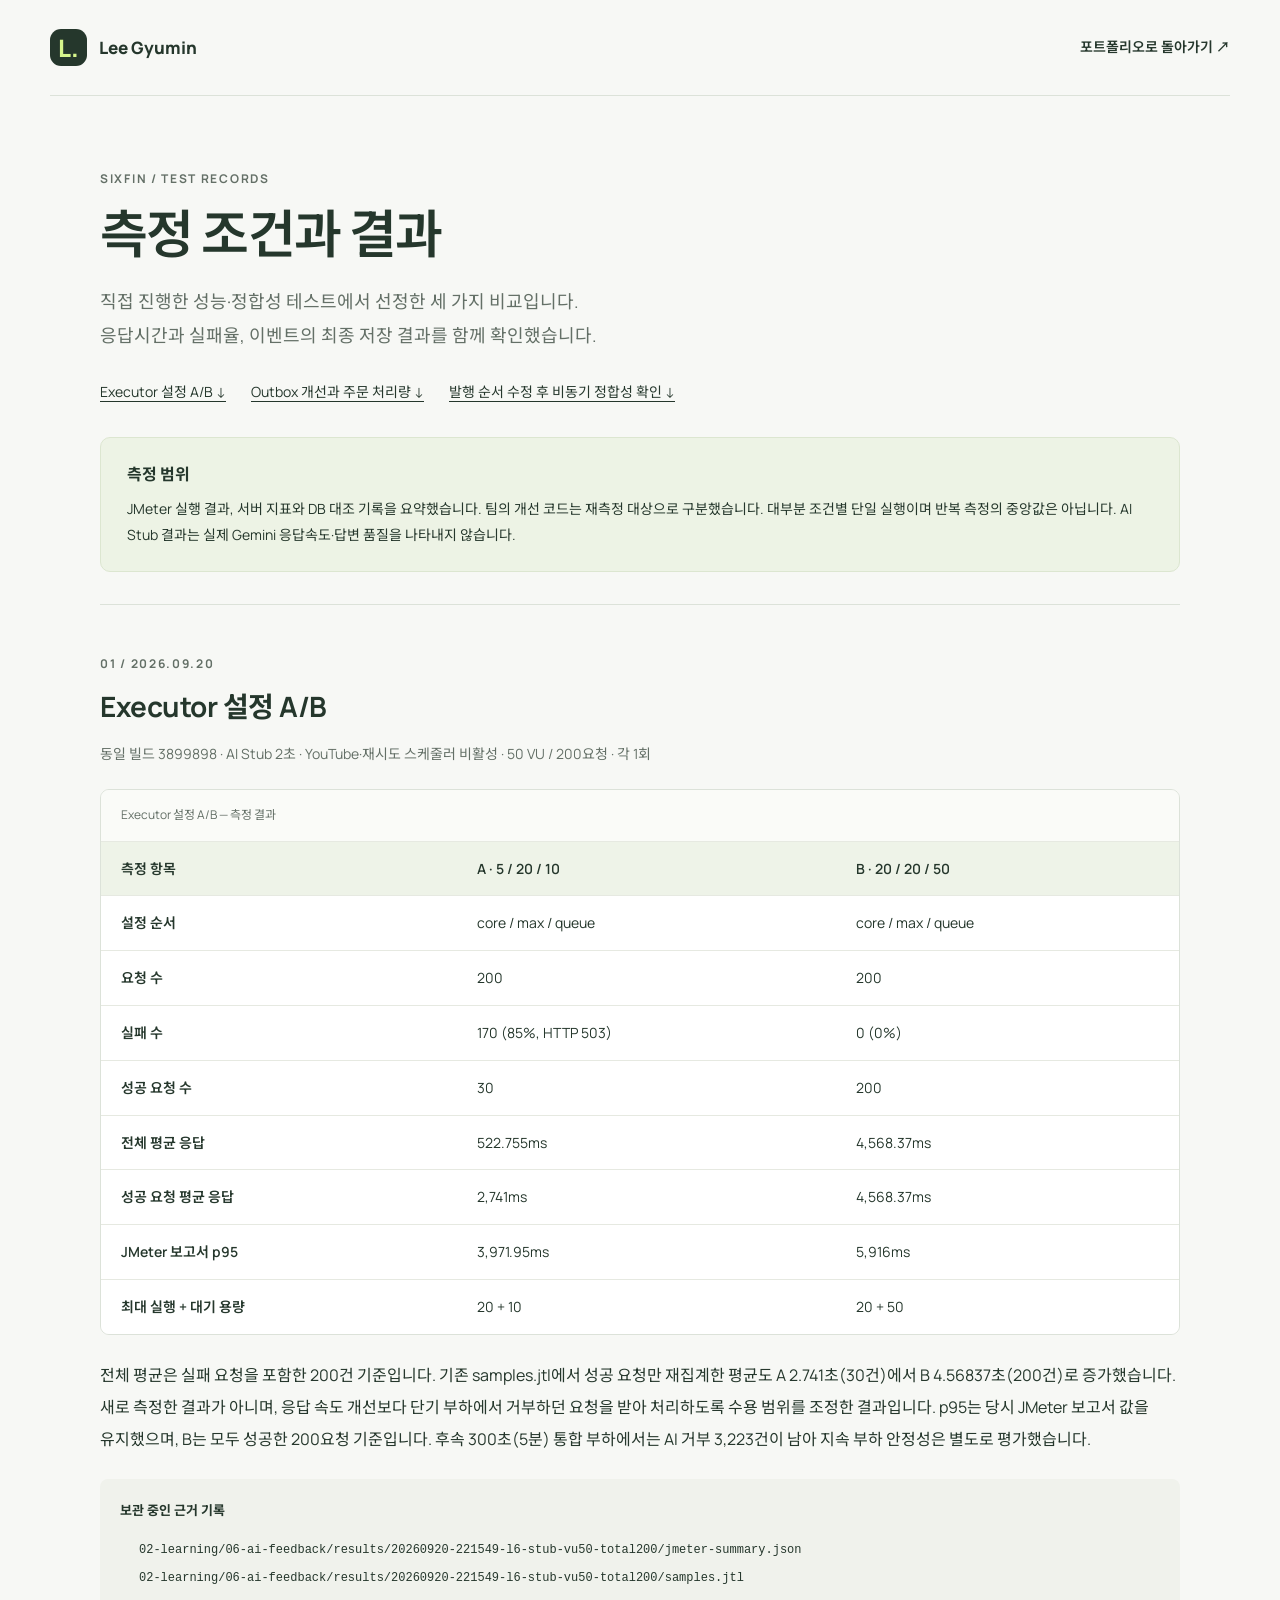
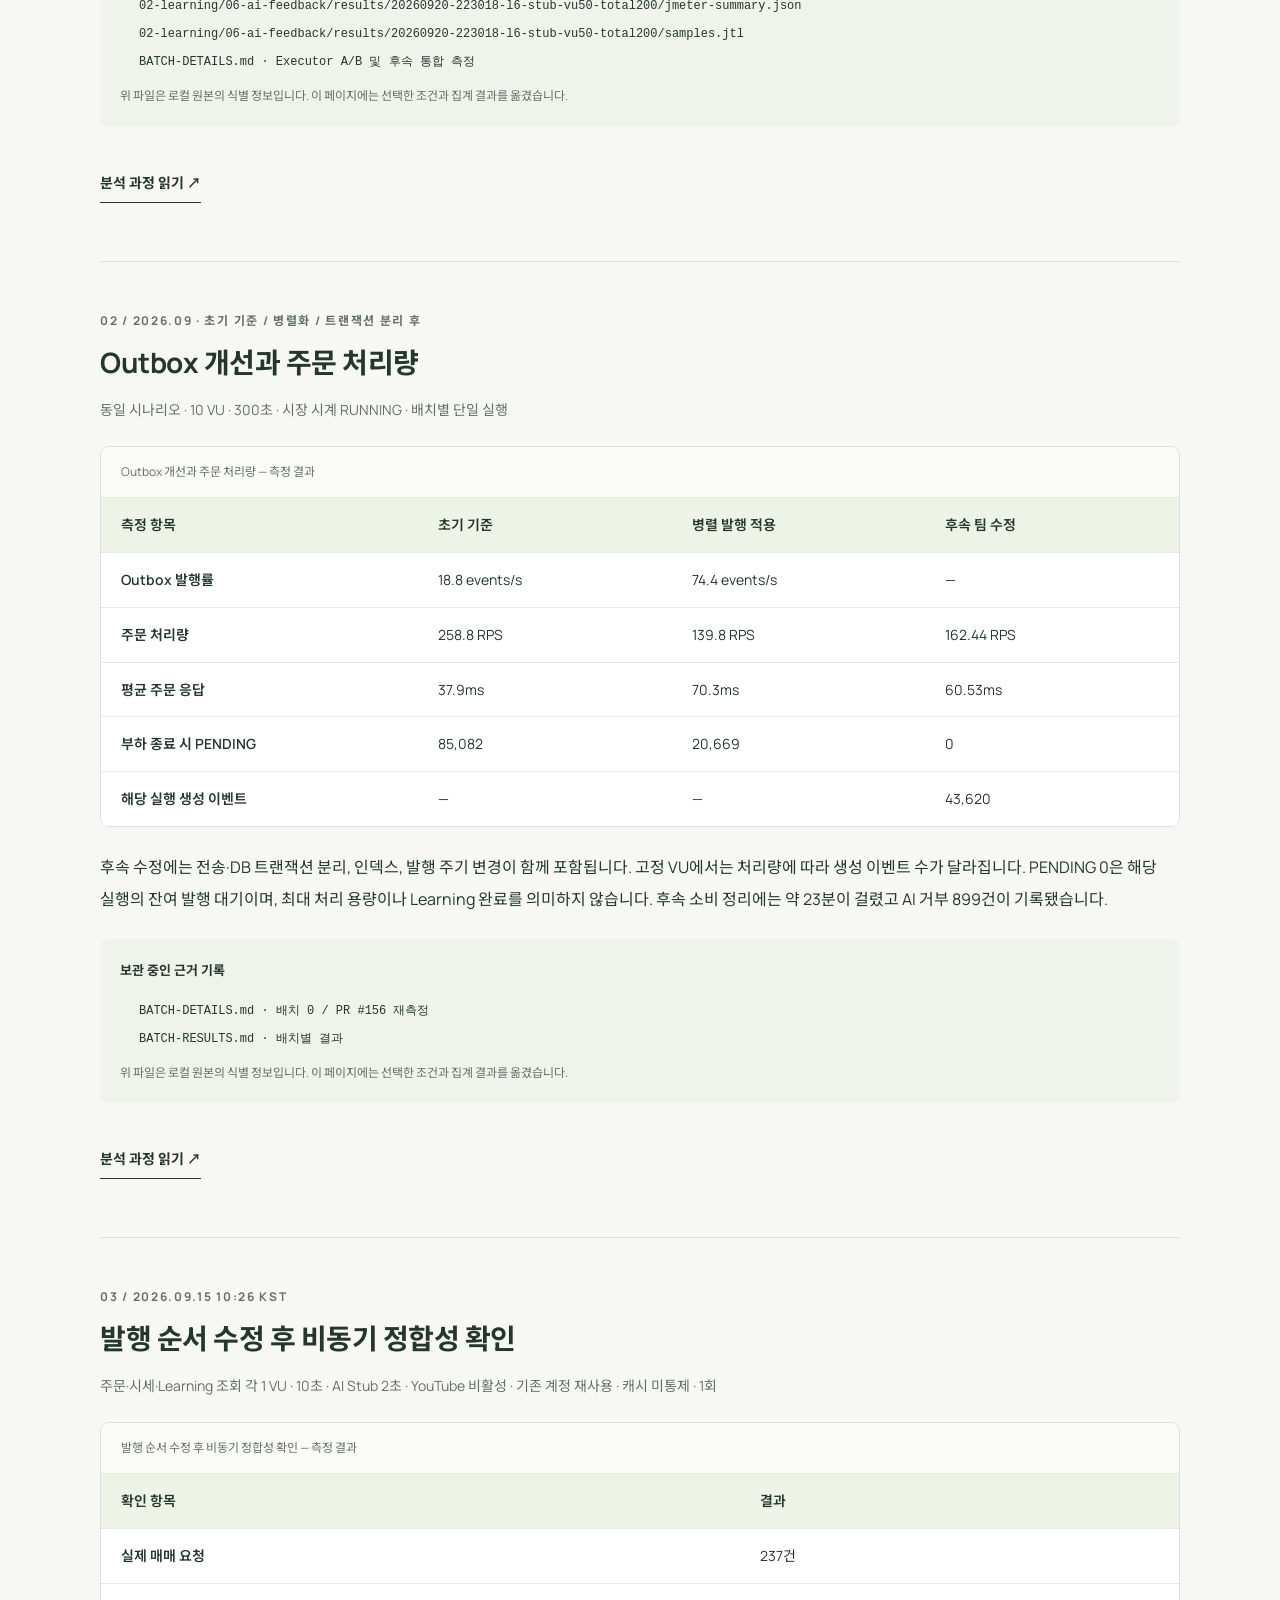
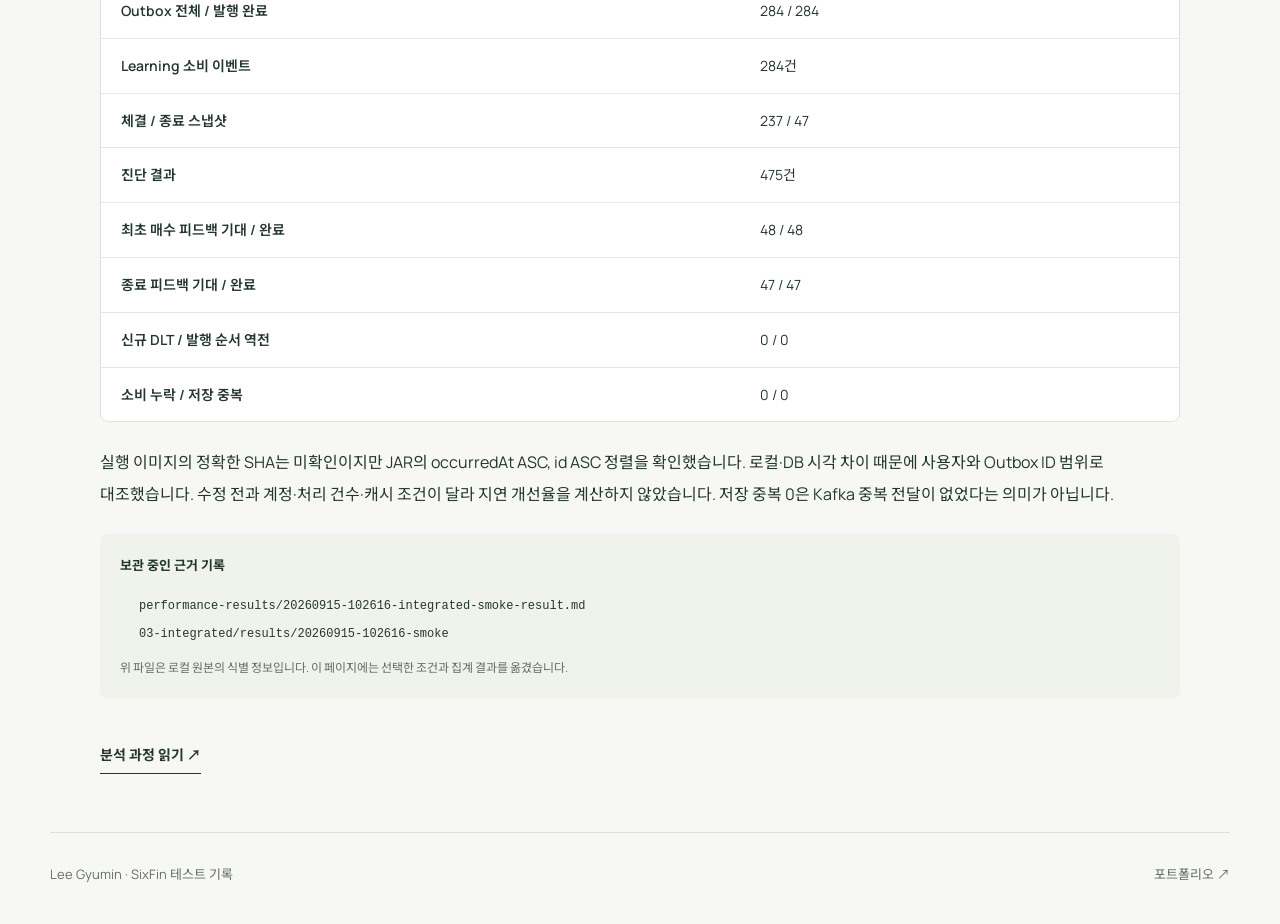
<file: evidence/sixfin-tests.html>
<!doctype html>
<html lang="ko"><head><meta charset="utf-8"><meta name="viewport" content="width=device-width, initial-scale=1"><title>SixFin 테스트 기록 — Lee Gyumin</title><link rel="stylesheet" href="../portfolio.css"><link rel="stylesheet" href="../sections.css"></head>
<body><header class="header wrap"><a class="wordmark" href="../index.html"><span class="logo" aria-hidden="true">L.</span>Lee Gyumin</a><nav aria-label="기록 메뉴"><a href="../index.html#sixfin">포트폴리오로 돌아가기 ↗</a></nav></header>
<main class="wrap evidence"><p class="eyebrow">SIXFIN / TEST RECORDS</p><h1>측정 조건과 결과</h1><p class="evidence-intro">직접 진행한 성능·정합성 테스트에서 선정한 세 가지 비교입니다.<br>응답시간과 실패율, 이벤트의 최종 저장 결과를 함께 확인했습니다.</p>
<nav class="evidence-nav" aria-label="테스트 기록 목차"><a href="#executor">Executor 설정 A/B ↓</a><a href="#outbox">Outbox 개선과 주문 처리량 ↓</a><a href="#smoke">발행 순서 수정 후 비동기 정합성 확인 ↓</a></nav>
<aside class="evidence-note"><strong>측정 범위</strong><p>JMeter 실행 결과, 서버 지표와 DB 대조 기록을 요약했습니다. 팀의 개선 코드는 재측정 대상으로 구분했습니다. 대부분 조건별 단일 실행이며 반복 측정의 중앙값은 아닙니다. AI Stub 결과는 실제 Gemini 응답속도·답변 품질을 나타내지 않습니다.</p></aside>
<article class="evidence-record" id="executor"><p class="eyebrow">01 / 2026.09.20</p><h2>Executor 설정 A/B</h2><p class="evidence-conditions">동일 빌드 3899898 · AI Stub 2초 · YouTube·재시도 스케줄러 비활성 · 50 VU / 200요청 · 각 1회</p><div class="table-scroll" role="region" aria-label="Executor 설정 A/B 비교표" tabindex="0"><table><caption>Executor 설정 A/B — 측정 결과</caption><thead><tr><th scope="col">측정 항목</th><th scope="col">A · 5 / 20 / 10</th><th scope="col">B · 20 / 20 / 50</th></tr></thead><tbody><tr><th scope="row">설정 순서</th><td>core / max / queue</td><td>core / max / queue</td></tr><tr><th scope="row">요청 수</th><td>200</td><td>200</td></tr><tr><th scope="row">실패 수</th><td>170 (85%, HTTP 503)</td><td>0 (0%)</td></tr><tr><th scope="row">성공 요청 수</th><td>30</td><td>200</td></tr><tr><th scope="row">전체 평균 응답</th><td>522.755ms</td><td>4,568.37ms</td></tr><tr><th scope="row">성공 요청 평균 응답</th><td>2,741ms</td><td>4,568.37ms</td></tr><tr><th scope="row">JMeter 보고서 p95</th><td>3,971.95ms</td><td>5,916ms</td></tr><tr><th scope="row">최대 실행 + 대기 용량</th><td>20 + 10</td><td>20 + 50</td></tr></tbody></table></div><p class="evidence-interpretation">전체 평균은 실패 요청을 포함한 200건 기준입니다. 기존 samples.jtl에서 성공 요청만 재집계한 평균도 A 2.741초(30건)에서 B 4.56837초(200건)로 증가했습니다. 새로 측정한 결과가 아니며, 응답 속도 개선보다 단기 부하에서 거부하던 요청을 받아 처리하도록 수용 범위를 조정한 결과입니다. p95는 당시 JMeter 보고서 값을 유지했으며, B는 모두 성공한 200요청 기준입니다. 후속 300초(5분) 통합 부하에서는 AI 거부 3,223건이 남아 지속 부하 안정성은 별도로 평가했습니다.</p><div class="evidence-provenance"><h3>보관 중인 근거 기록</h3><ul><li><code>02-learning/06-ai-feedback/results/20260920-221549-l6-stub-vu50-total200/jmeter-summary.json</code></li><li><code>02-learning/06-ai-feedback/results/20260920-221549-l6-stub-vu50-total200/samples.jtl</code></li><li><code>02-learning/06-ai-feedback/results/20260920-223018-l6-stub-vu50-total200/jmeter-summary.json</code></li><li><code>02-learning/06-ai-feedback/results/20260920-223018-l6-stub-vu50-total200/samples.jtl</code></li><li><code>BATCH-DETAILS.md · Executor A/B 및 후속 통합 측정</code></li></ul><p>위 파일은 로컬 원본의 식별 정보입니다. 이 페이지에는 선택한 조건과 집계 결과를 옮겼습니다.</p></div><a class="hero-link" href="../index.html#executor-ab">분석 과정 읽기 ↗</a></article><article class="evidence-record" id="outbox"><p class="eyebrow">02 / 2026.09 · 초기 기준 / 병렬화 / 트랜잭션 분리 후</p><h2>Outbox 개선과 주문 처리량</h2><p class="evidence-conditions">동일 시나리오 · 10 VU · 300초 · 시장 시계 RUNNING · 배치별 단일 실행</p><div class="table-scroll" role="region" aria-label="Outbox 개선과 주문 처리량 비교표" tabindex="0"><table><caption>Outbox 개선과 주문 처리량 — 측정 결과</caption><thead><tr><th scope="col">측정 항목</th><th scope="col">초기 기준</th><th scope="col">병렬 발행 적용</th><th scope="col">후속 팀 수정</th></tr></thead><tbody><tr><th scope="row">Outbox 발행률</th><td>18.8 events/s</td><td>74.4 events/s</td><td>—</td></tr><tr><th scope="row">주문 처리량</th><td>258.8 RPS</td><td>139.8 RPS</td><td>162.44 RPS</td></tr><tr><th scope="row">평균 주문 응답</th><td>37.9ms</td><td>70.3ms</td><td>60.53ms</td></tr><tr><th scope="row">부하 종료 시 PENDING</th><td>85,082</td><td>20,669</td><td>0</td></tr><tr><th scope="row">해당 실행 생성 이벤트</th><td>—</td><td>—</td><td>43,620</td></tr></tbody></table></div><p class="evidence-interpretation">후속 수정에는 전송·DB 트랜잭션 분리, 인덱스, 발행 주기 변경이 함께 포함됩니다. 고정 VU에서는 처리량에 따라 생성 이벤트 수가 달라집니다. PENDING 0은 해당 실행의 잔여 발행 대기이며, 최대 처리 용량이나 Learning 완료를 의미하지 않습니다. 후속 소비 정리에는 약 23분이 걸렸고 AI 거부 899건이 기록됐습니다.</p><div class="evidence-provenance"><h3>보관 중인 근거 기록</h3><ul><li><code>BATCH-DETAILS.md · 배치 0 / PR #156 재측정</code></li><li><code>BATCH-RESULTS.md · 배치별 결과</code></li></ul><p>위 파일은 로컬 원본의 식별 정보입니다. 이 페이지에는 선택한 조건과 집계 결과를 옮겼습니다.</p></div><a class="hero-link" href="../index.html#outbox-bottleneck">분석 과정 읽기 ↗</a></article><article class="evidence-record" id="smoke"><p class="eyebrow">03 / 2026.09.15 10:26 KST</p><h2>발행 순서 수정 후 비동기 정합성 확인</h2><p class="evidence-conditions">주문·시세·Learning 조회 각 1 VU · 10초 · AI Stub 2초 · YouTube 비활성 · 기존 계정 재사용 · 캐시 미통제 · 1회</p><div class="table-scroll" role="region" aria-label="발행 순서 수정 후 비동기 정합성 확인 비교표" tabindex="0"><table><caption>발행 순서 수정 후 비동기 정합성 확인 — 측정 결과</caption><thead><tr><th scope="col">확인 항목</th><th scope="col">결과</th></tr></thead><tbody><tr><th scope="row">실제 매매 요청</th><td>237건</td></tr><tr><th scope="row">Outbox 전체 / 발행 완료</th><td>284 / 284</td></tr><tr><th scope="row">Learning 소비 이벤트</th><td>284건</td></tr><tr><th scope="row">체결 / 종료 스냅샷</th><td>237 / 47</td></tr><tr><th scope="row">진단 결과</th><td>475건</td></tr><tr><th scope="row">최초 매수 피드백 기대 / 완료</th><td>48 / 48</td></tr><tr><th scope="row">종료 피드백 기대 / 완료</th><td>47 / 47</td></tr><tr><th scope="row">신규 DLT / 발행 순서 역전</th><td>0 / 0</td></tr><tr><th scope="row">소비 누락 / 저장 중복</th><td>0 / 0</td></tr></tbody></table></div><p class="evidence-interpretation">실행 이미지의 정확한 SHA는 미확인이지만 JAR의 occurredAt ASC, id ASC 정렬을 확인했습니다. 로컬·DB 시각 차이 때문에 사용자와 Outbox ID 범위로 대조했습니다. 수정 전과 계정·처리 건수·캐시 조건이 달라 지연 개선율을 계산하지 않았습니다. 저장 중복 0은 Kafka 중복 전달이 없었다는 의미가 아닙니다.</p><div class="evidence-provenance"><h3>보관 중인 근거 기록</h3><ul><li><code>performance-results/20260915-102616-integrated-smoke-result.md</code></li><li><code>03-integrated/results/20260915-102616-smoke</code></li></ul><p>위 파일은 로컬 원본의 식별 정보입니다. 이 페이지에는 선택한 조건과 집계 결과를 옮겼습니다.</p></div><a class="hero-link" href="../index.html#outbox-order">분석 과정 읽기 ↗</a></article>
</main><footer class="footer wrap"><p>Lee Gyumin · SixFin 테스트 기록</p><a href="../index.html">포트폴리오 ↗</a></footer></body></html>
</file>
<file: portfolio.css>
@import url('https://fonts.googleapis.com/css2?family=Manrope:wght@400;500;600;700;800&family=Noto+Sans+KR:wght@400;500;600;700;800&display=swap');
:root{--paper:#f7f8f5;--ink:#25372c;--muted:#647067;--line:#dce2d9;--lime:#d6f58c;--green:#466345;--white:#fff;--soft:#edf2e9}
*{box-sizing:border-box}html{scroll-behavior:smooth;scroll-padding-top:28px}body{margin:0;background:var(--paper);color:var(--ink);font-family:Manrope,'Noto Sans KR',sans-serif;font-size:16px;line-height:1.75;word-break:keep-all;overflow-wrap:break-word}a{color:inherit;text-decoration:none}a:hover{color:#56722c}a:focus-visible,summary:focus-visible{outline:3px solid #729a39;outline-offset:5px;border-radius:4px}button,a,summary{-webkit-tap-highlight-color:transparent}p,h1,h2,h3,h4,ul{margin:0}ul{padding:0;list-style:none}.wrap{width:min(1180px,calc(100% - 80px));margin:auto}.skip{position:absolute;top:-70px;left:20px;z-index:5;background:var(--ink);color:white;padding:10px 20px}.skip:focus{top:12px}.header{height:96px;display:flex;align-items:center;justify-content:space-between;border-bottom:1px solid var(--line)}.wordmark{display:flex;align-items:center;gap:12px;font-weight:800;font-size:17px}.logo{display:grid;place-items:center;background:var(--ink);color:var(--lime);border-radius:11px;width:37px;height:37px;font-size:24px;line-height:1}.header nav{display:flex;gap:30px;font-size:14px;font-weight:600}.hero{position:relative;padding-top:79px;padding-bottom:87px;overflow:hidden}.eyebrow{font-size:12px;letter-spacing:1.7px;font-weight:700;display:flex;align-items:center;gap:12px;color:var(--muted)}.small-line{width:30px;height:1px;background:#a4b09c}h1{font-size:clamp(62px,7.8vw,100px);letter-spacing:-6px;font-weight:600;line-height:1.16;margin:24px 0 22px}.name-dot{color:#8cac52}.hello{font-weight:600;font-size:23px;margin-bottom:12px;letter-spacing:-.6px}.intro{color:var(--muted);line-height:1.9}.hero-link{display:inline-flex;align-items:center;gap:30px;border-bottom:1px solid var(--ink);padding:10px 0 6px;font-size:14px;font-weight:700;margin-top:24px}.hero-mark{position:absolute;right:3px;top:120px;font-size:96px;letter-spacing:-8px;color:#dfe7d5;transform:rotate(-8deg);font-weight:500;pointer-events:none}.section-heading{display:flex;align-items:center;justify-content:space-between;gap:24px;margin-bottom:24px}h2{font-size:29px;letter-spacing:-1px;font-weight:700;display:flex;align-items:center;gap:12px}.count{font-size:13px;font-weight:500;color:var(--muted);border:1px solid var(--line);border-radius:20px;padding:1px 10px;letter-spacing:0}.section-caption{color:var(--muted);font-size:14px}.project-grid{display:grid;grid-template-columns:repeat(3,minmax(0,1fr));gap:20px}.project-card{background:var(--white);border:1px solid var(--line);border-radius:18px;padding:26px;display:flex;flex-direction:column;transition:border-color .2s,transform .2s}.project-card:hover{border-color:#aebf9c;transform:translateY(-3px)}.card-top{display:flex;align-items:center;justify-content:space-between;margin-bottom:34px}.project-number{font-size:13px;display:inline-flex;align-items:center;justify-content:center;min-width:31px;height:31px;border-radius:50%;background:var(--soft);color:var(--green);font-weight:600}.period{font-size:12px;color:var(--muted)}.category{color:var(--muted);font-size:13px;margin-bottom:2px}.project-card h3{font-size:34px;letter-spacing:-1.1px;line-height:1.4;font-weight:700;margin-bottom:16px}.description{font-size:15px;line-height:1.85;min-height:84px;color:#535e56}.role{display:flex;flex-wrap:wrap;gap:10px;font-size:13px;margin:22px 0 18px}.role>span{color:var(--muted)}.role strong{font-weight:600}.stack{display:flex;flex-wrap:wrap;gap:8px;margin-bottom:27px}.stack li{display:flex;align-items:center;gap:7px;font-size:12px;background:#f6f8f3;border:1px solid #e7ebe3;border-radius:7px;padding:7px 9px;white-space:nowrap}.stack img{object-fit:contain;flex-shrink:0}.card-bottom{margin-top:auto;display:flex;align-items:center;justify-content:space-between;gap:10px;padding-top:20px;border-top:1px solid #e9ede5;font-size:13px;font-weight:600}.card-bottom>a:first-child{display:flex;gap:17px}.footer{display:flex;justify-content:space-between;gap:24px;padding:30px 0 38px;border-top:1px solid var(--line);color:var(--muted);font-size:13px}.footer>div{display:flex;gap:24px}.footer p span{padding:0 8px;color:#a5ada2}
@media(min-width:1400px){.hero{padding-top:95px;padding-bottom:104px}}
@media(max-width:1000px){.wrap{width:calc(100% - 48px)}.project-grid{gap:12px}.project-card{padding:20px}.description{min-height:112px}.hero-mark{font-size:80px;top:132px}.stack li{padding:6px 7px}.role{min-height:46px}}
@media(max-width:760px){.wrap{width:calc(100% - 40px)}.header{height:80px}.wordmark{font-size:15px}.header nav{gap:17px;font-size:13px}.hero{padding:58px 0 62px}.hero-mark{display:none}h1{font-size:70px;letter-spacing:-4px}.hello{font-size:20px}.intro{font-size:15px}.project-grid{grid-template-columns:1fr}.project-card{padding:26px}.description{min-height:0}.card-top{margin-bottom:23px}.role{min-height:0}.stack{margin-bottom:24px}.section-caption{font-size:12px}h2{font-size:25px}.section-heading{gap:15px}.footer{font-size:12px}.footer>div{gap:14px}}
@media(max-width:420px){.header nav{gap:14px}.header nav a:nth-child(2){display:none}.wrap{width:calc(100% - 32px)}h1{font-size:57px;letter-spacing:-3.5px}.hero .eyebrow{font-size:12px;letter-spacing:.4px}.hero{padding-top:48px}.hello{font-size:18px}.desktop-break{display:none}.project-card{padding:22px}.section-heading{align-items:flex-end}.projects .section-caption{max-width:100px;text-align:right}.footer{flex-direction:column;gap:12px}.footer>div{justify-content:space-between}}
@media(prefers-reduced-motion:reduce){html{scroll-behavior:auto}.project-card{transition:none}.project-card:hover{transform:none}}
</file>
<file: narrative.css>
.hero{padding:65px 0 52px}.hero h1{font-size:clamp(58px,7vw,88px);letter-spacing:-5px;margin:21px 0 24px}.intro{font-size:17px;max-width:900px}.strengths{display:flex;gap:9px;flex-wrap:wrap;margin-top:25px}.strengths li{font-size:13px;color:var(--green);border:1px solid #ced9c6;border-radius:30px;padding:5px 13px}.highlights{position:relative;margin-bottom:74px}.anchor-alias{position:absolute;top:0}.highlight-grid{display:grid;grid-template-columns:repeat(3,minmax(0,1fr));gap:18px}.highlight-card{display:flex;flex-direction:column;background:var(--soft);border:1px solid #dce5d4;border-top:3px solid var(--green);border-radius:3px 3px 12px 12px;padding:25px 25px 20px;transition:background .2s}.highlight-card:hover{color:var(--ink);background:#e5eddc}.highlight-meta{display:flex;justify-content:space-between;gap:10px;font-size:12px;color:var(--green);font-weight:600;margin-bottom:23px}.highlight-card h3{font-size:23px;letter-spacing:-.7px;line-height:1.55;margin-bottom:14px}.highlight-card>p{font-size:15px;line-height:1.95;color:#56644f;margin-bottom:25px}.highlight-outcome{display:flex;justify-content:space-between;align-items:center;gap:12px;margin-top:auto;border-top:1px solid #cdd9c4;padding-top:17px;font-size:14px}.highlight-outcome strong{font-weight:600}.highlight-outcome>span{font-size:22px}.work{margin-bottom:80px}.project-card .description{font-size:15px}.project-card .role{display:block;font-size:13px}.project-card .role>span{display:block;margin-bottom:4px}.project-card .stack{gap:7px}.project-section{padding:64px 0 72px;border-top:1px solid #cbd5c6;scroll-margin-top:0}.project-heading{display:flex;align-items:flex-end;justify-content:space-between;gap:20px}.project-heading h2{font-size:44px;letter-spacing:-1.6px;margin-top:6px}.project-heading>a{font-size:13px;font-weight:600;white-space:nowrap;padding-bottom:11px}.project-heading .eyebrow{font-size:12px;letter-spacing:.3px;flex-wrap:wrap;gap:9px}.project-heading .eyebrow>span{font-weight:400}.project-role{color:var(--green);font-size:15px;font-weight:600;margin-top:10px}.project-context{font-size:17px;line-height:1.95;color:#526050;max-width:940px;margin:18px 0 30px}.architecture{margin:0 0 34px;padding:28px;background:#fff;border:1px solid var(--line);border-radius:14px}.architecture figcaption{display:flex;flex-direction:column;gap:5px;margin-bottom:25px}.architecture figcaption .eyebrow{font-size:10px;letter-spacing:1.6px}.architecture figcaption>strong{font-size:20px;font-weight:600;letter-spacing:-.5px}.architecture-flow{padding:0;margin:0;list-style:none;display:grid;grid-template-columns:repeat(5,minmax(0,1fr));gap:22px}.architecture-flow.four{grid-template-columns:repeat(4,minmax(0,1fr))}.flow-node,.system-box{position:relative;display:flex;flex-direction:column;min-width:0;padding:18px 14px;border:1px solid #dce2d9;border-radius:9px;background:#fbfcf9}.flow-node:not(:last-child):after{content:'→';position:absolute;right:-19px;top:48%;font-size:16px;color:#8c9d80;line-height:1}.flow-node.mine,.system-box.mine{border:2px solid #6d8b59;background:#f5f9ef;padding:17px 13px}.flow-node.mixed{border:2px dashed #8da979;padding:17px 13px}.node-label{font-size:11px;color:var(--muted);margin-bottom:8px;line-height:1.6;min-height:18px}.flow-node>strong,.system-box>strong{font-size:16px;letter-spacing:-.4px;font-weight:700;margin-bottom:6px}.flow-node>p,.system-box>p{font-size:13px;color:#5c6857;line-height:1.85;margin-bottom:15px}.node-scope{display:block;font-size:11px;color:var(--green);font-weight:600;line-height:1.8;margin-top:auto}.diagram-legend{font-size:11px;color:var(--muted);margin:17px 0 0;line-height:2.1}.legend-swatch{display:inline-block;width:11px;height:9px;border:2px solid #6d8b59;margin-right:4px}.legend-swatch.mixed{border-style:dashed;margin-left:13px}.validation-band{display:flex;align-items:flex-start;gap:22px;padding:17px 20px;background:var(--soft);border-radius:7px;margin-top:22px;font-size:13px;line-height:1.85}.validation-band strong{white-space:nowrap;font-weight:700}.validation-band p{color:#56664f}.two-systems{display:grid;grid-template-columns:1fr 1fr;gap:22px}.system-box{padding:22px}.system-box.mine{padding:21px}.system-box>strong{font-size:19px}.system-box>p{font-size:14px}.story{background:#fff;border:1px solid var(--line);border-radius:14px;padding:36px 38px;margin:32px 0}.story-kicker{display:flex;align-items:center;flex-wrap:wrap;gap:10px 16px;margin-bottom:16px;font-size:12px;color:var(--muted)}.story-kicker>span{background:#e9f0e2;padding:4px 10px;border-radius:5px;color:#405e30;font-weight:600}.story h3{font-size:29px;letter-spacing:-1px;line-height:1.6;font-weight:700;max-width:900px;margin-bottom:28px}.story-steps{display:flex;flex-direction:column;gap:26px}.story-step{display:grid;grid-template-columns:160px minmax(0,1fr);gap:28px}.story-step h4{font-size:15px;font-weight:700;line-height:1.95;display:flex;align-items:baseline;gap:10px}.story-step h4>span{font-size:11px;font-weight:500;color:#87947e}.story-step>p{font-size:16px;line-height:1.95;color:#4b5848}.result-step{background:#f3f7ee;padding:22px;margin:0 -22px;border-radius:8px}.result-step h4{color:#456536}.scope-note{padding:0 0 0 17px;border-left:3px solid #b9c9ab;margin:29px 0 23px}.scope-note strong{font-size:13px;font-weight:600;color:#506345}.scope-note p{font-size:14px;line-height:1.95;color:var(--muted);margin-top:7px}.comparison-wrap{overflow-x:auto;margin-top:29px;border:1px solid var(--line);border-radius:8px}.comparison{width:100%;border-collapse:collapse;text-align:left;font-size:15px;line-height:1.8}.comparison caption{caption-side:top;background:#f4f7f0;text-align:left;font-size:13px;line-height:1.8;padding:14px 18px;border-bottom:1px solid var(--line)}.comparison th,.comparison td{padding:14px 18px;vertical-align:top;border-bottom:1px solid #e7ece1}.comparison thead th{font-weight:500;font-size:12px;color:var(--muted);background:#fafbf8;white-space:nowrap}.comparison tbody th{font-weight:500}.comparison tbody tr:first-child td{font-size:20px;color:var(--green);font-weight:700}.comparison tbody tr:last-child>*{border-bottom:0}.table-note{font-size:12px;line-height:1.9;color:var(--muted);margin-top:10px}.proof-links{display:flex;flex-wrap:wrap;gap:10px 22px;font-size:12px;line-height:1.8;margin:21px 0;color:#547243}.proof-links a{border-bottom:1px solid #c5d1bb;padding-bottom:2px}.technical{border-top:1px solid var(--line);margin-top:22px;scroll-margin-top:24px}.technical summary{display:flex;justify-content:space-between;gap:20px;align-items:center;list-style:none;cursor:pointer;font-size:14px;font-weight:500;color:#53654a;padding:18px 0;line-height:1.9}.technical summary::-webkit-details-marker{display:none}.disclosure-mark{position:relative;flex-shrink:0;width:18px;height:18px}.disclosure-mark:before,.disclosure-mark:after{content:'';position:absolute;background:#6e835e;left:3px;top:8px;width:12px;height:1px}.disclosure-mark:after{transform:rotate(90deg)}.technical[open]>summary .disclosure-mark:after{transform:none}.technical-body{padding:7px 0 19px;font-size:15px;line-height:1.95;color:#56634e}.record-part{margin:20px 0}.record-part:first-child{margin-top:0}.record-part h4{font-size:14px;color:#3e5134;margin-bottom:6px;font-weight:600}.features{margin:40px 0 28px}.features>h3,.additional-records>h3{font-size:22px;letter-spacing:-.5px;margin-bottom:22px}.feature-grid{display:grid;grid-template-columns:1fr 1fr;gap:28px 38px}.feature-grid article{border-left:2px solid #bbcca9;padding-left:20px}.feature-grid article:last-child:nth-child(odd){grid-column:1/-1}.feature-grid h4{font-size:17px;letter-spacing:-.3px;margin-bottom:10px}.feature-grid p{font-size:15px;line-height:1.95;color:#596651}.additional-records{margin-top:38px;background:#eef3e9;padding:25px 28px;border-radius:10px}.additional-records>h3{font-size:18px;margin-bottom:6px}.additional-records>p{font-size:14px;color:var(--muted)}.additional-records .technical{margin-top:16px}.additional-records .technical+.technical{margin-top:0}.implementation-records{margin-top:32px}.implementation-record{padding:22px 0;border-bottom:1px solid var(--line)}.implementation-record:first-child{padding-top:0}.implementation-record:last-child{border:0;padding-bottom:0}.implementation-record h3{font-size:19px;line-height:1.7;margin-bottom:12px}.implementation-record>p{margin-bottom:18px}.implementation-record .record-verification{font-size:13px;border-left:2px solid #becdae;padding-left:15px}.footer{margin-top:0}
@media(max-width:1060px){.highlight-card{padding:22px 20px 18px}.highlight-card h3{font-size:21px}.architecture{padding:25px 20px}.architecture-flow{gap:16px}.flow-node{padding:15px 10px}.flow-node.mine,.flow-node.mixed{padding:14px 9px}.flow-node:not(:last-child):after{right:-14px;font-size:13px}.node-scope{font-size:10px}.story{padding:30px}.story-step{grid-template-columns:140px minmax(0,1fr);gap:20px}.story h3{font-size:27px}}
@media(max-width:760px){.header nav{gap:16px}.hero{padding:49px 0 42px}.hero h1{font-size:64px;letter-spacing:-4px;margin:22px 0}.hello{font-size:19px;line-height:1.7}.intro{font-size:15px}.desktop-break{display:none}.highlights{margin-bottom:49px}.highlight-grid{grid-template-columns:1fr;gap:15px}.highlight-card{padding:23px 24px 19px}.highlight-meta{margin-bottom:13px}.highlight-card h3{font-size:22px;margin-bottom:10px}.highlight-card>p{margin-bottom:19px}.highlight-outcome{font-size:14px}.work{margin-bottom:49px}.project-section{padding:42px 0 48px}.project-heading{align-items:flex-start;gap:12px}.project-heading h2{font-size:35px}.project-heading>a{padding-top:33px;font-size:11px}.project-heading .eyebrow{font-size:10px;gap:3px}.project-heading .eyebrow span{white-space:nowrap}.project-role{font-size:13px}.project-context{font-size:15px;margin:16px 0 24px}.architecture{padding:24px 21px;margin-bottom:25px}.architecture figcaption{margin-bottom:21px}.architecture figcaption>strong{font-size:18px}.architecture-flow,.architecture-flow.four{grid-template-columns:1fr;gap:25px}.flow-node{padding:16px 18px}.flow-node.mine,.flow-node.mixed{padding:15px 17px}.flow-node:not(:last-child):after{content:'↓';right:auto;left:50%;top:auto;bottom:-21px;font-size:17px}.flow-node>p{margin-bottom:10px}.node-label{margin-bottom:4px}.node-scope{font-size:11px}.diagram-legend{line-height:2}.legend-swatch.mixed{margin-left:0}.validation-band{display:block;padding:16px;margin-top:18px}.validation-band p{margin-top:5px}.two-systems{grid-template-columns:1fr;gap:14px}.system-box>strong{font-size:17px}.story{padding:25px 20px;margin:24px 0;border-radius:11px}.story-kicker{font-size:11px;gap:8px 10px}.story h3{font-size:24px;letter-spacing:-.7px;margin-bottom:26px}.story-steps{gap:24px}.story-step{display:block}.story-step h4{font-size:14px;margin-bottom:8px}.story-step p{font-size:15px;line-height:2}.result-step{margin:0 -7px;padding:17px 14px}.scope-note{padding-left:12px;margin-top:23px}.scope-note p{font-size:13px}.comparison{min-width:380px;font-size:13px}.comparison caption{font-size:11px;padding:12px}.comparison th,.comparison td{padding:12px}.comparison tbody tr:first-child td{font-size:16px}.table-note{font-size:11px}.proof-links{font-size:11px;gap:9px 17px}.technical summary{font-size:13px;gap:13px}.technical-body{font-size:14px}.feature-grid{grid-template-columns:1fr;gap:25px}.feature-grid article:last-child:nth-child(odd){grid-column:auto}.features{margin-top:31px}.features>h3{font-size:20px}.feature-grid h4{font-size:16px}.feature-grid p{font-size:14px}.additional-records{padding:22px 20px}.additional-records>p{font-size:13px}.implementation-record h3{font-size:17px}.footer{flex-direction:column;gap:13px}}
@media(max-width:420px){.wrap{width:calc(100% - 32px)}.header nav>a:last-child{display:none}.header nav>a:nth-child(2){display:inline}.header nav{gap:13px;font-size:12px}.wordmark{font-size:14px;gap:9px}.hero h1{font-size:54px;letter-spacing:-3.5px}.hello{font-size:18px}.project-heading .eyebrow>span{display:block}.project-heading>a{font-size:10px}.project-card{padding:24px}.architecture figcaption>strong{font-size:17px}}
@media(prefers-reduced-motion:reduce){html{scroll-behavior:auto}.highlight-card,.project-card{transition:none}.project-card:hover{transform:none}}
.test-scope{font-size:13px;line-height:1.9;color:var(--muted);margin-top:20px;max-width:950px}.validation-summary{margin:30px 0 35px;padding:28px 30px;background:#edf3e6;border:1px solid #d5e0c9;border-radius:12px}.validation-summary h3{font-size:21px;letter-spacing:-.5px;margin-bottom:12px}.validation-summary>p{font-size:15px;line-height:1.95;color:#53634a}.validation-summary dl{display:grid;grid-template-columns:repeat(3,minmax(0,1fr));gap:24px;padding:21px 0 18px;margin:18px 0;border-top:1px solid #d3dfc7;border-bottom:1px solid #d3dfc7}.validation-summary dt{font-size:12px;color:var(--green);margin-bottom:5px}.validation-summary dd{margin:0;font-size:26px;font-weight:700;letter-spacing:-.7px}.validation-summary .validation-scope{font-size:12px;color:var(--muted)}.validation-summary .proof-links{margin-bottom:0}
@media(max-width:760px){.test-scope{font-size:12px;margin-top:18px}.validation-summary{padding:23px 20px}.validation-summary h3{font-size:19px}.validation-summary>p{font-size:14px}.validation-summary dl{gap:12px}.validation-summary dd{font-size:20px}.validation-summary dt{font-size:11px}}
@media(max-width:420px){.header nav{gap:10px;font-size:11px}.header .wordmark{gap:7px;font-size:13px}.header .logo{width:31px;height:31px;font-size:21px}.validation-summary dl{grid-template-columns:1fr;gap:13px}.validation-summary dl>div{display:flex;justify-content:space-between;gap:12px;align-items:center}.validation-summary dt{font-size:12px;margin:0}.validation-summary dd{font-size:21px}}
@media print{.header nav,.proof-links,.technical:not([open]),.skip{display:none}.wrap{width:100%}.hero{padding:25px 0}.project-section{break-before:page}.story,.architecture{break-inside:avoid}.highlight-grid{grid-template-columns:repeat(3,1fr)}body{background:#fff}}

.stack-label{font-size:11px;font-weight:700;letter-spacing:.3px;color:var(--muted);margin:0 0 10px}.project-card .stack{align-content:flex-start}.project-card .stack img{width:22px;height:22px}.project-card .stack img[src$="web3j.png"]{transform:scale(1.25)}

.project-demo{max-width:880px;margin:30px 0 42px;scroll-margin-top:28px}.demo-heading{display:flex;align-items:baseline;justify-content:space-between;flex-wrap:wrap;gap:10px 20px;margin-bottom:16px}.demo-heading h3{font-size:22px;letter-spacing:-.5px}.demo-heading a{font-size:14px;color:var(--green);border-bottom:1px solid #b8c7aa}.demo-frame{aspect-ratio:16/9;min-height:200px;overflow:hidden;border:1px solid var(--line);border-radius:12px;background:#18251d}.demo-frame iframe{display:block;width:100%;height:100%;border:0}@media(max-width:760px){.project-demo{margin:25px 0 32px}.demo-heading h3{font-size:20px}}@media print{.demo-frame{display:none}.project-demo{margin:20px 0}.demo-heading a:after{content:" (" attr(href) ")";overflow-wrap:anywhere}}
</file>
<file: sections.css>
.implementation{padding-top:94px}.implementation>.section-heading{border-bottom:1px solid var(--line);padding-bottom:29px;margin-bottom:0;align-items:flex-end}.implementation .eyebrow{margin-bottom:9px}.implementation .project-context{align-self:start;position:sticky;top:28px}.implementation .project-context>a{display:inline-block;margin-top:24px}.implementation-intro{font-size:16px;line-height:1.9;color:var(--ink);margin-bottom:19px}.flow-strip{list-style:none;padding:0;margin:0 0 26px;display:flex;flex-wrap:wrap;gap:8px;align-items:center}.flow-strip li{font-size:12px;border:1px solid #dce5d4;border-radius:6px;padding:7px 10px;background:#f6f8f3;display:flex;align-items:center;gap:8px}.flow-strip li:not(:last-child)::after{content:'→';color:#738568}.implementation .case-part h4{font-size:14px;margin-bottom:8px}.implementation .decision-body{padding-top:3px}.troubleshooting{padding-top:88px}.deep-cases{display:grid;gap:32px;margin-top:34px}.deep-case{background:white;border:1px solid var(--line);border-radius:16px;padding:39px 44px;scroll-margin-top:24px}.case-label{display:flex;align-items:center;gap:16px;font-size:12px;letter-spacing:1px;color:var(--muted);font-weight:600}.project-chip{border:1px solid #dbe3d3;padding:2px 11px;border-radius:20px;letter-spacing:0;background:var(--soft)}.deep-topic{margin-top:22px;font-size:13px;color:var(--muted)}.deep-heading h3{font-size:27px;letter-spacing:-.7px;line-height:1.5;margin:8px 0 13px}.deep-lead{font-size:16px;line-height:1.9;color:#586454;max-width:780px}.flow-comparison{display:grid;grid-template-columns:1fr 1fr;gap:24px;margin:28px 0}.flow-comparison>div{padding:20px;background:#f7f8f5;border:1px solid #e8ece2;border-radius:9px}.flow-comparison>div:last-child{background:#f1f6e9;border-color:#dce8cc}.flow-comparison h4{font-size:12px;color:var(--muted);margin-bottom:13px}.flow-comparison .flow-strip{margin:0;gap:7px}.flow-comparison .flow-strip li{background:white}.deep-detail>summary{display:flex;align-items:center;justify-content:space-between;list-style:none;padding:18px 0;font-size:15px;font-weight:600;border-top:1px solid var(--line);cursor:pointer;gap:15px}.deep-detail>summary::-webkit-details-marker{display:none}.deep-body{max-width:880px;padding-top:12px}.deep-body .case-part{display:grid;grid-template-columns:150px minmax(0,1fr);gap:28px;margin-bottom:29px}.deep-body .case-part h4{font-size:14px;padding-top:3px}.deep-body .case-part p{font-size:16px;line-height:2}.deep-body .source-links{border-top:1px solid #e8ece3;padding-top:20px}.case-metrics{display:grid;grid-template-columns:repeat(3,1fr);gap:20px;padding:23px 26px;background:#f5f7f1;border-radius:9px;margin:25px 0 0}.case-metrics dt{font-size:12px;color:var(--muted)}.case-metrics dd{font-size:29px;font-weight:600;letter-spacing:-1px;margin:4px 0 0}.metric-caption{font-size:12px;color:var(--muted);margin:8px 0 0;text-align:right}
@media(max-width:1000px){.deep-case{padding:29px}.deep-body .case-part{grid-template-columns:130px minmax(0,1fr);gap:22px}.flow-comparison{gap:15px}.flow-comparison>div{padding:15px}}
@media(max-width:760px){.implementation{padding-top:68px}.implementation>.section-heading{display:block}.implementation .section-caption{margin-top:10px;font-size:14px}.implementation .project-context{position:relative;top:auto}.implementation .project-context>a{margin-top:13px}.troubleshooting{padding-top:56px}.troubleshooting h2{font-size:24px}.deep-case{padding:23px 20px;border-radius:12px}.deep-heading h3{font-size:23px}.deep-lead{font-size:15px}.flow-comparison{grid-template-columns:1fr;gap:10px;margin:23px 0}.deep-body .case-part{display:block;margin-bottom:24px}.deep-body .case-part h4{margin-bottom:9px}.deep-body .case-part p{line-height:1.95}.case-metrics{gap:12px;padding:17px 13px}.case-metrics dd{font-size:23px}.case-metrics dt{font-size:12px}.deep-topic{font-size:12px}.flow-strip li{font-size:12px}.deep-cases{gap:22px}.header nav{gap:14px}}
@media(max-width:420px){.header nav a:nth-child(2){display:block}.header nav a:last-child{display:none}.header nav{gap:11px;font-size:12px}.wordmark{gap:8px;font-size:14px}.logo{width:31px;height:31px;font-size:21px}.deep-case{padding:22px 16px}.deep-heading h3{font-size:21px}.troubleshooting h2{font-size:22px}.case-metrics{gap:6px;padding:15px 9px}.case-metrics dd{font-size:21px}}
.case-role{font-size:12px;color:#536345;margin-top:12px}.case-metrics dd{font-size:clamp(21px,2.5vw,29px);overflow-wrap:anywhere}.metric-caption{line-height:1.7}.evidence{padding-top:72px;max-width:1080px}.evidence h1{font-size:clamp(32px,5vw,52px);letter-spacing:-1.6px;margin:14px 0 20px}.evidence-intro{font-size:18px;line-height:1.9;color:var(--muted)}.evidence-nav{display:flex;flex-wrap:wrap;gap:12px 25px;margin:28px 0;font-size:14px}.evidence-nav a{text-decoration:underline;text-underline-offset:4px}.evidence-note{background:#edf3e5;border:1px solid #dce6d0;border-radius:10px;padding:22px 26px;margin:32px 0}.evidence-note p{margin-top:8px;font-size:14px;line-height:1.9}.evidence-record{padding:48px 0;border-top:1px solid var(--line);scroll-margin-top:24px}.evidence-record h2{font-size:28px;line-height:1.5;margin:10px 0 14px;letter-spacing:-.5px}.evidence-conditions{font-size:14px;line-height:1.9;color:var(--muted);margin-bottom:22px}.table-scroll{overflow-x:auto;border:1px solid var(--line);border-radius:9px}.table-scroll:focus-visible{outline:2px solid #536345;outline-offset:4px}.evidence table{border-collapse:collapse;width:100%;text-align:left;font-size:14px;background:#fff;line-height:1.7}.evidence caption{text-align:left;padding:15px 20px;font-size:12px;color:var(--muted);background:#fafbf8}.evidence th,.evidence td{padding:15px 20px;border-top:1px solid #e6e9e1;min-width:140px}.evidence th{font-weight:600}.evidence thead{background:#eef3e8}.evidence-interpretation{font-size:16px;line-height:2;margin:24px 0}.evidence-provenance{background:#f0f2ec;border-radius:8px;padding:20px;margin:24px 0}.evidence-provenance h3{font-size:13px}.evidence-provenance ul{padding-left:19px;margin:12px 0}.evidence-provenance code{font-size:12px;overflow-wrap:anywhere}.evidence-provenance p{font-size:12px;line-height:1.8;color:var(--muted)}.evidence-record .hero-link{font-size:14px;margin:10px 0}.evidence .eyebrow{line-height:1.8}
@media(max-width:760px){.evidence{padding-top:38px}.evidence-intro{font-size:16px}.evidence-record h2{font-size:23px}.evidence-note{padding:19px}.case-metrics{grid-template-columns:1fr;gap:12px}.case-metrics>div{display:flex;align-items:center;justify-content:space-between;gap:14px}.case-metrics dd{margin:0;font-size:23px}.metric-caption{text-align:left}.evidence table{font-size:13px}.evidence th,.evidence td{padding:12px;min-width:120px}}
</file>
